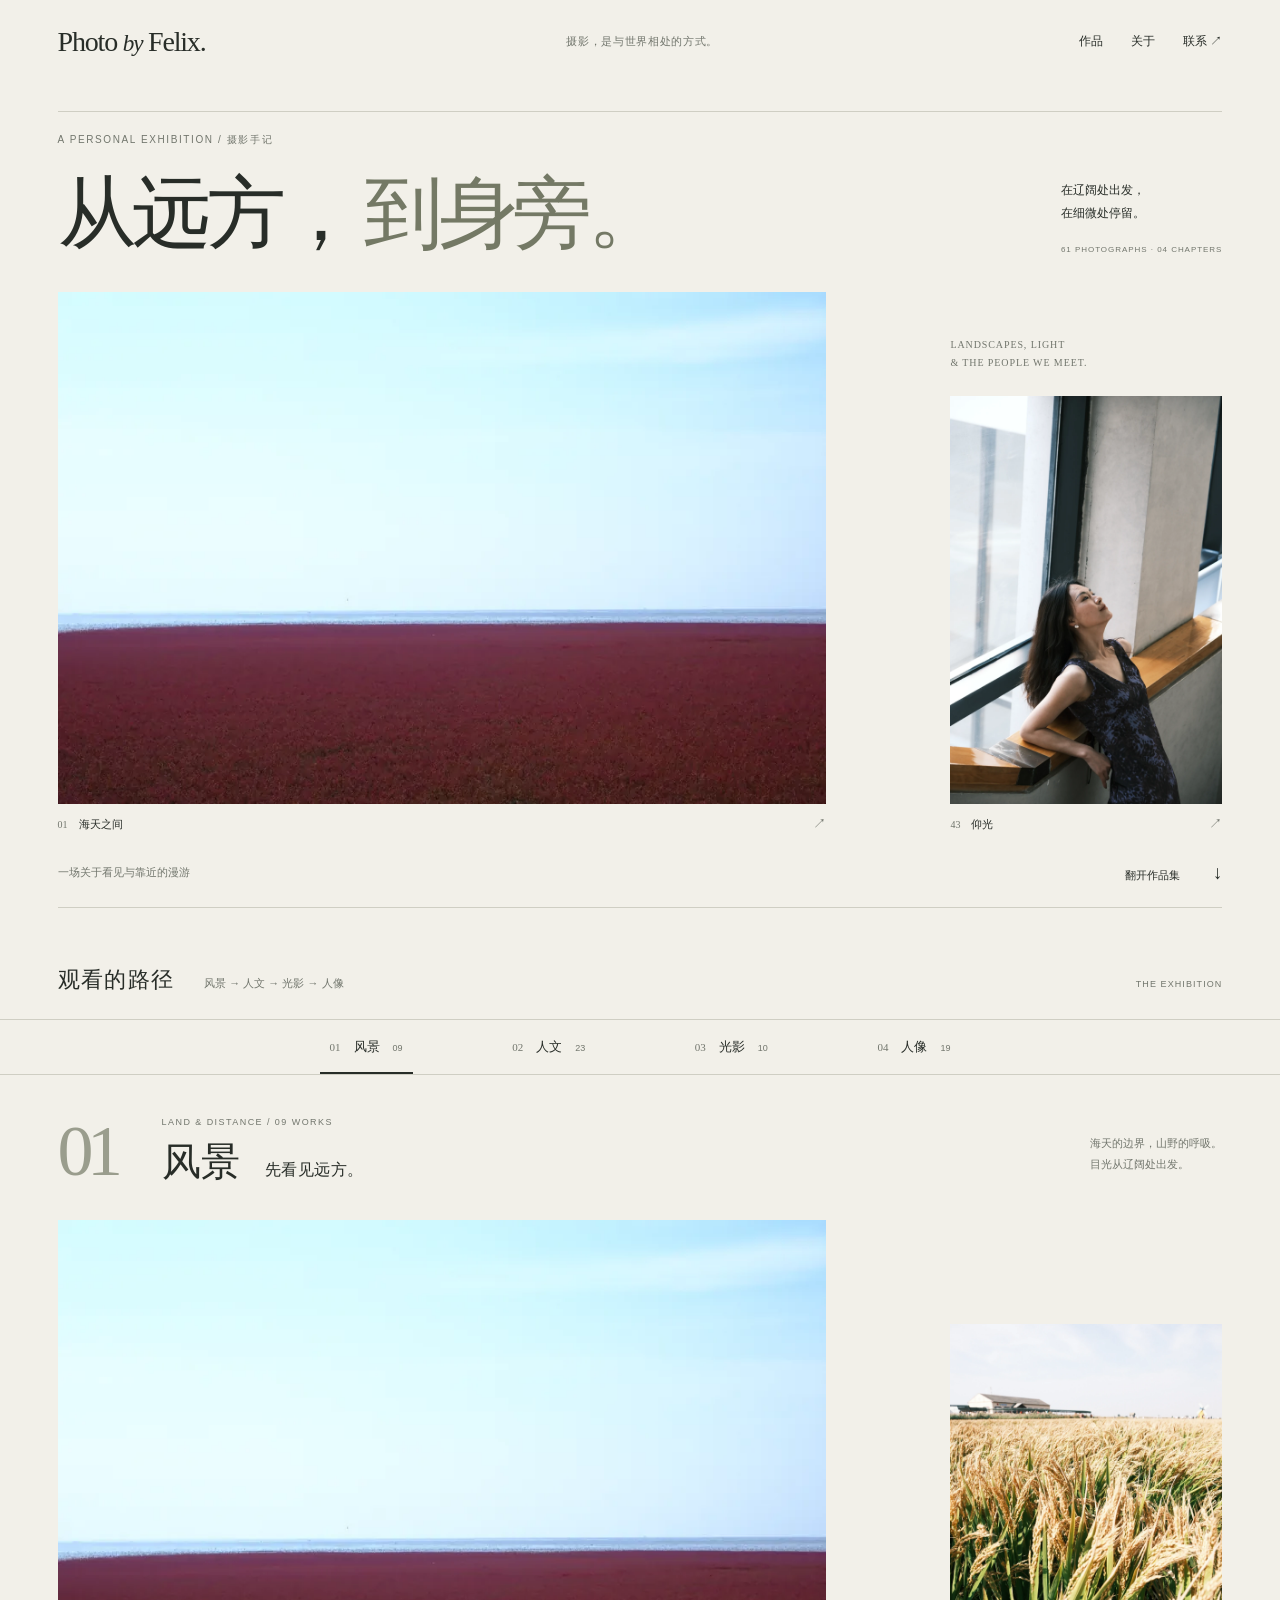
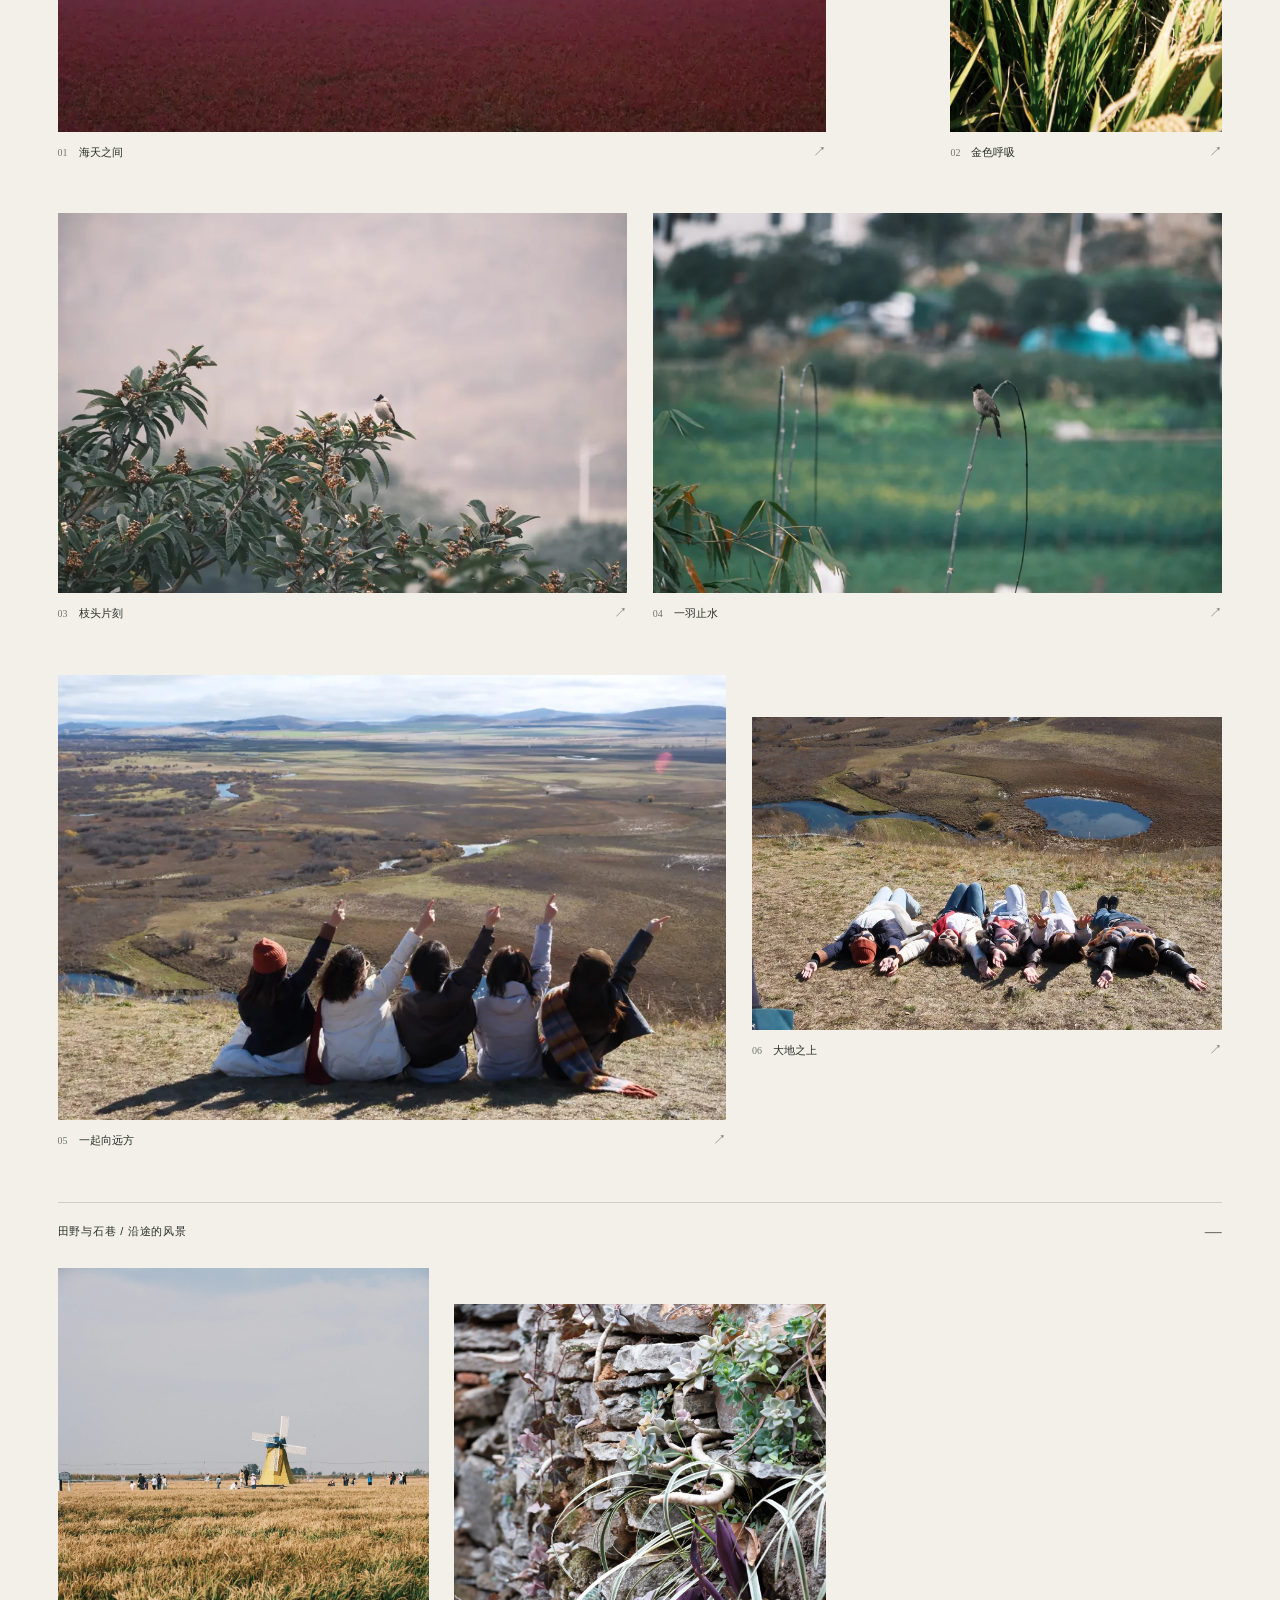
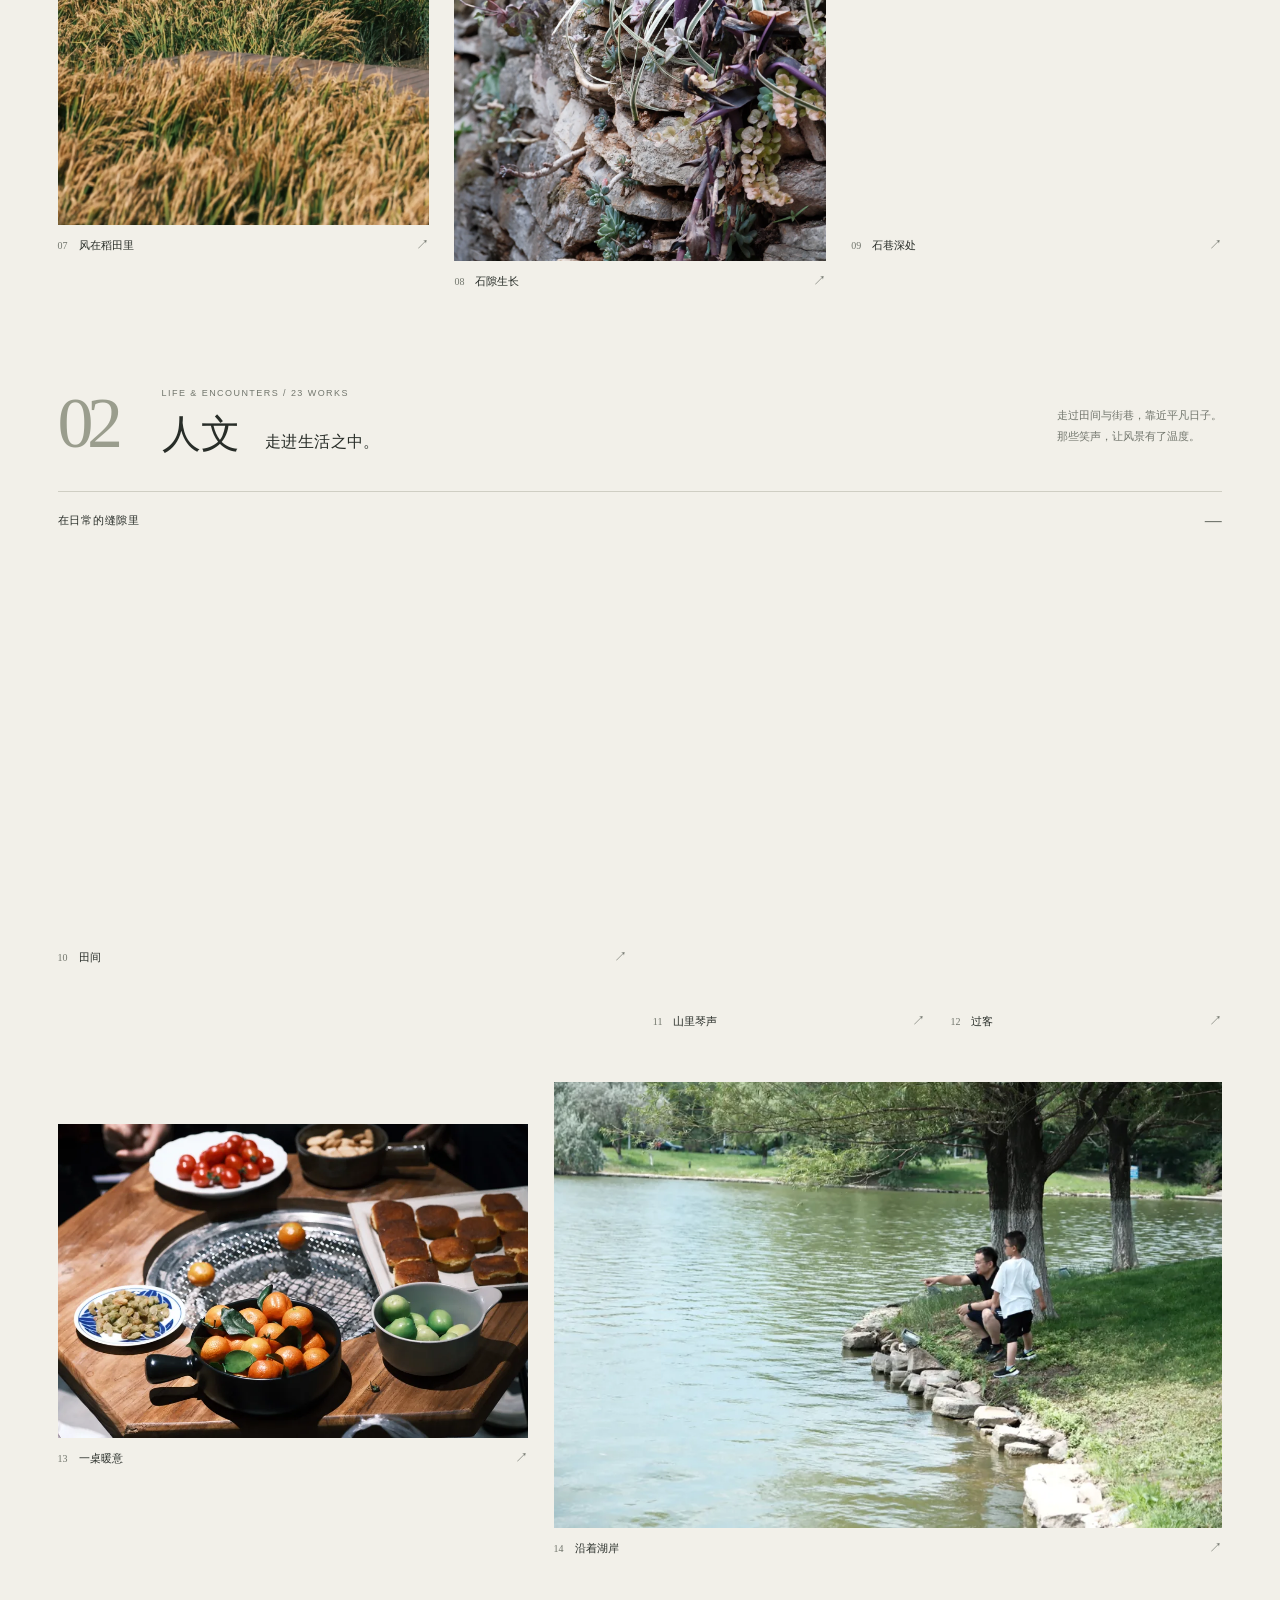
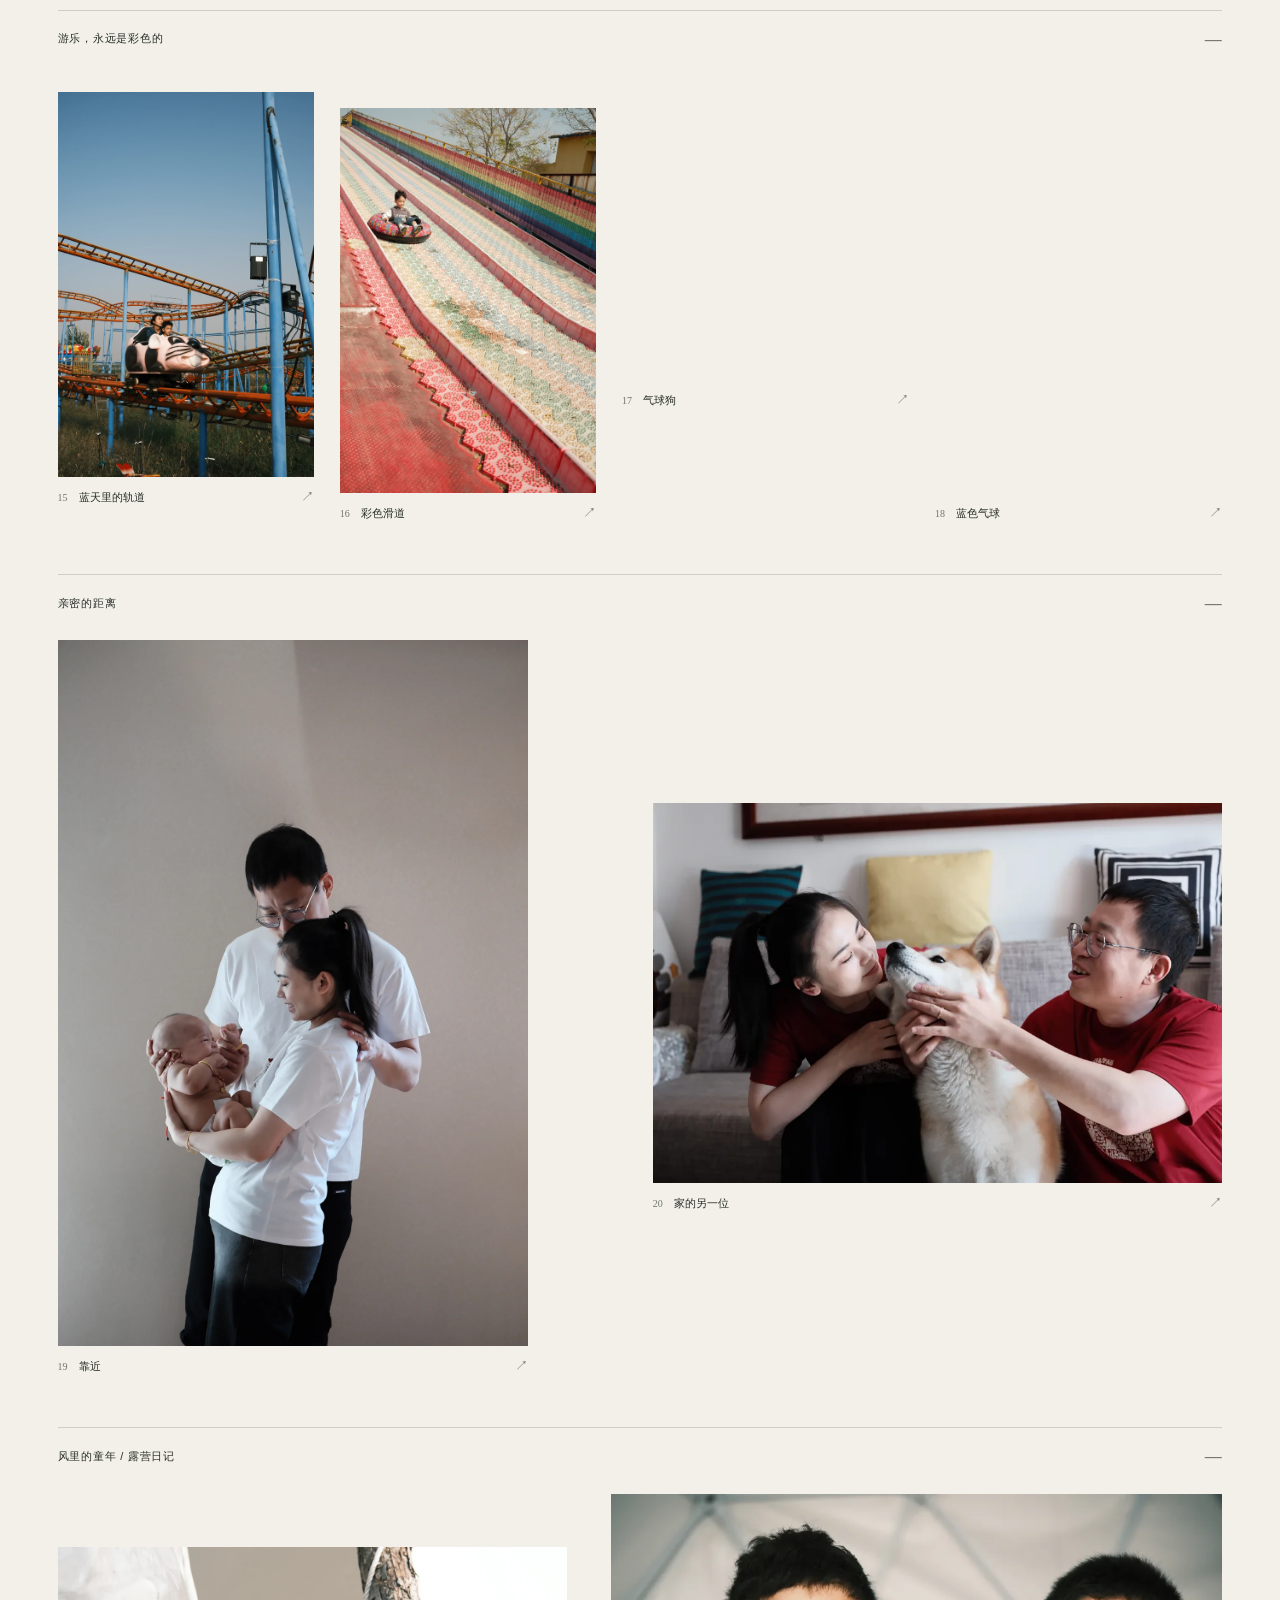
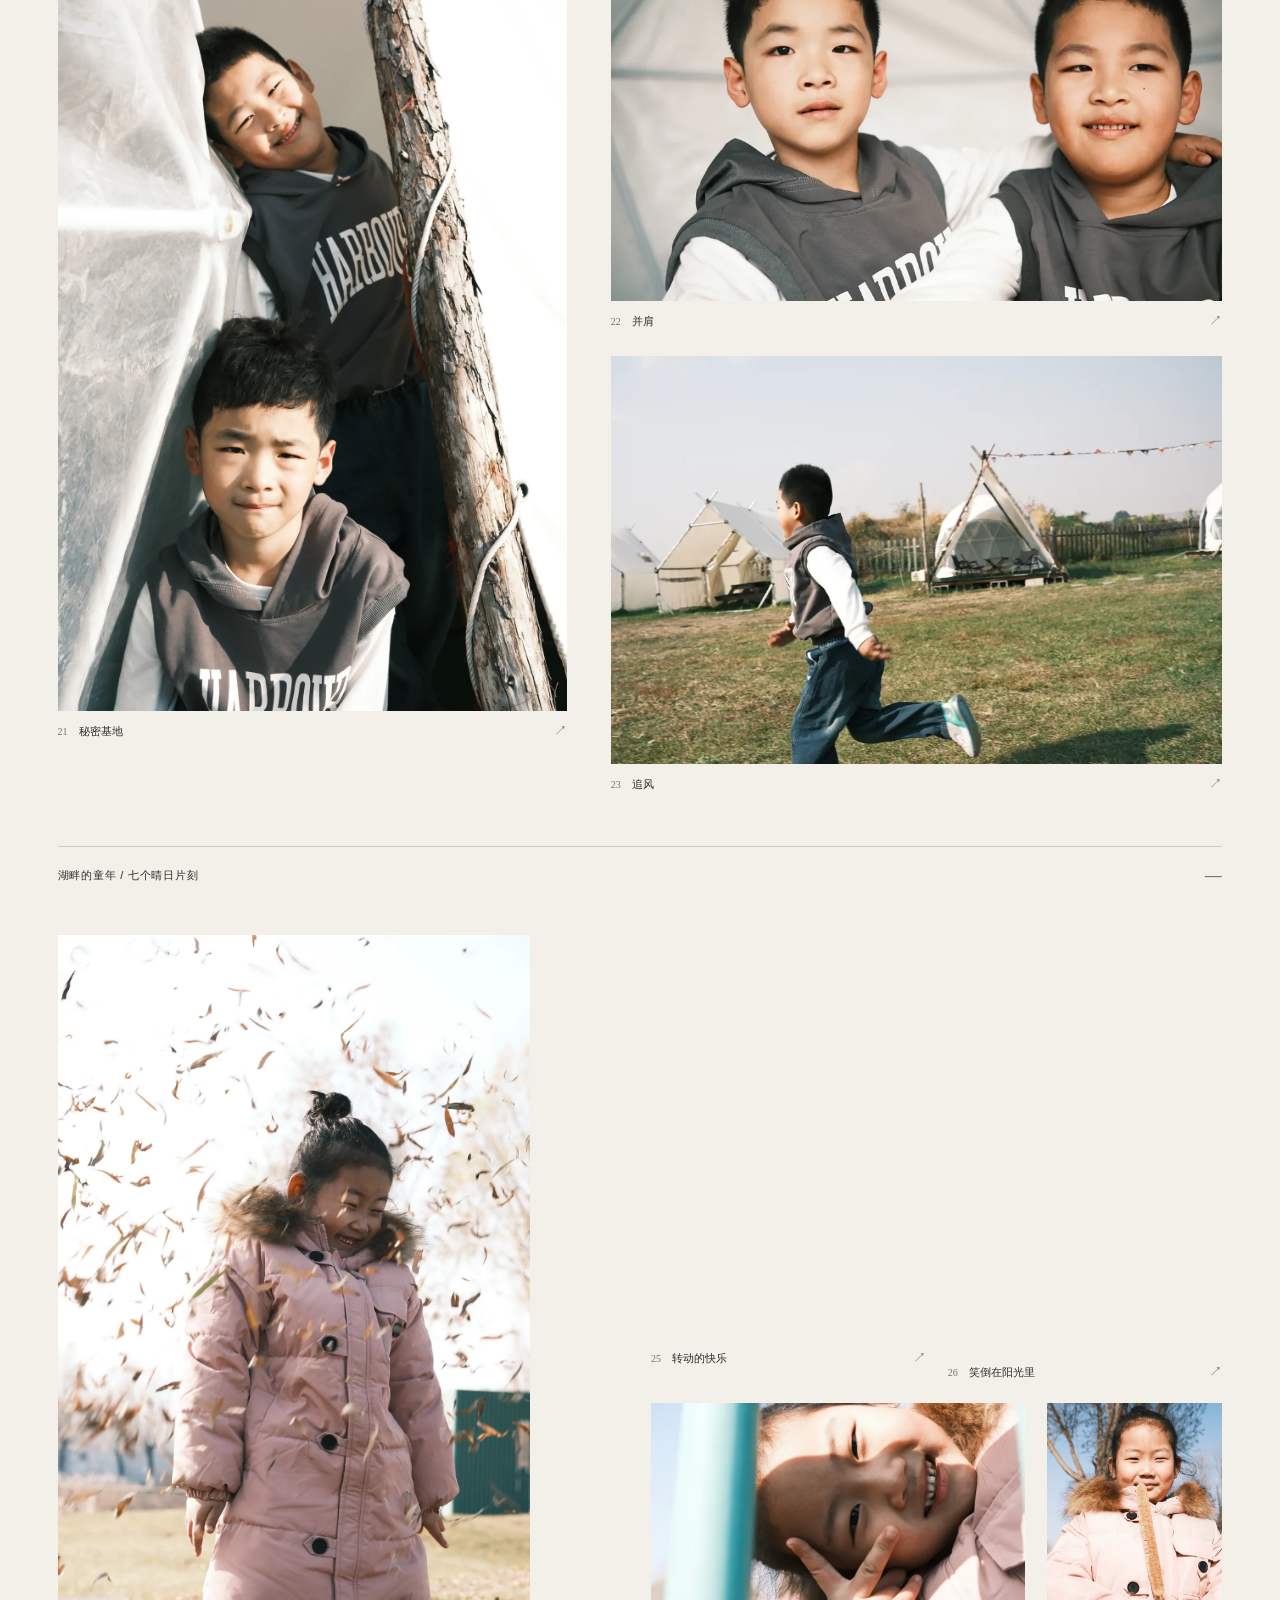
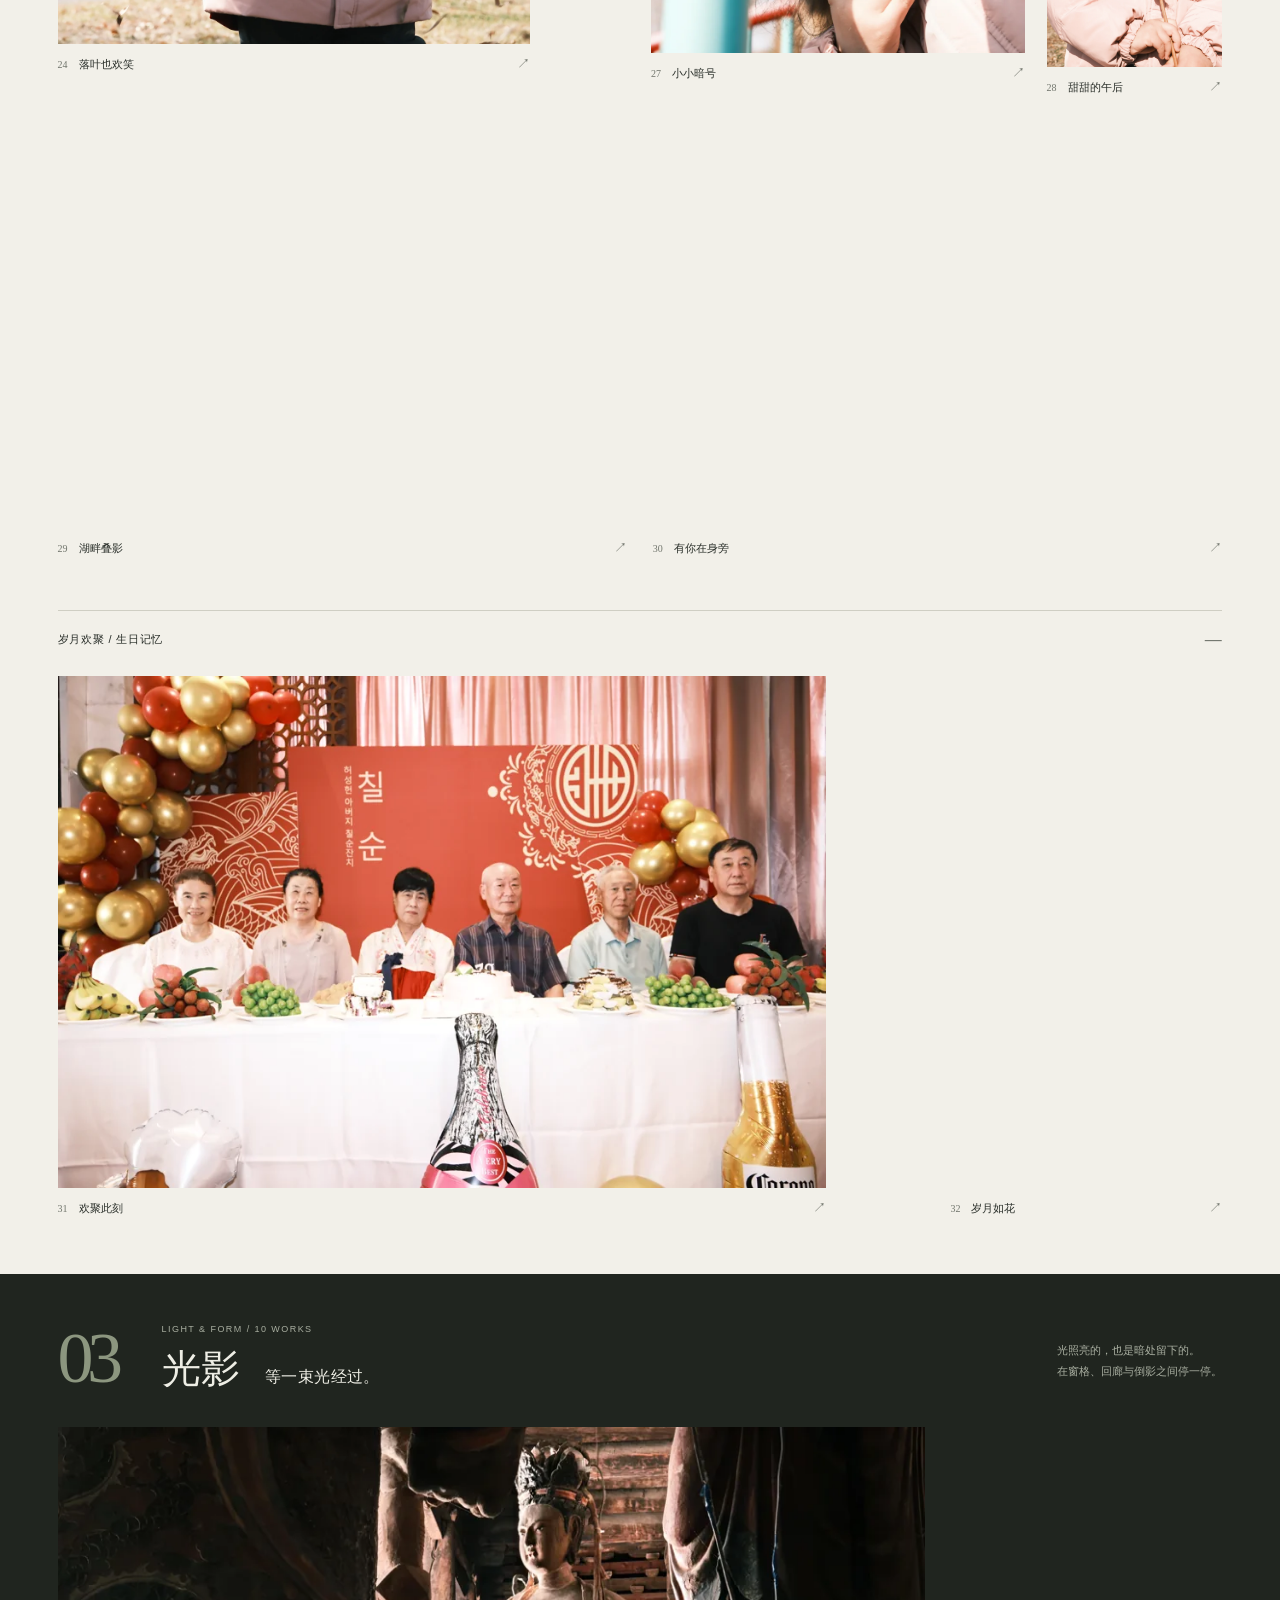
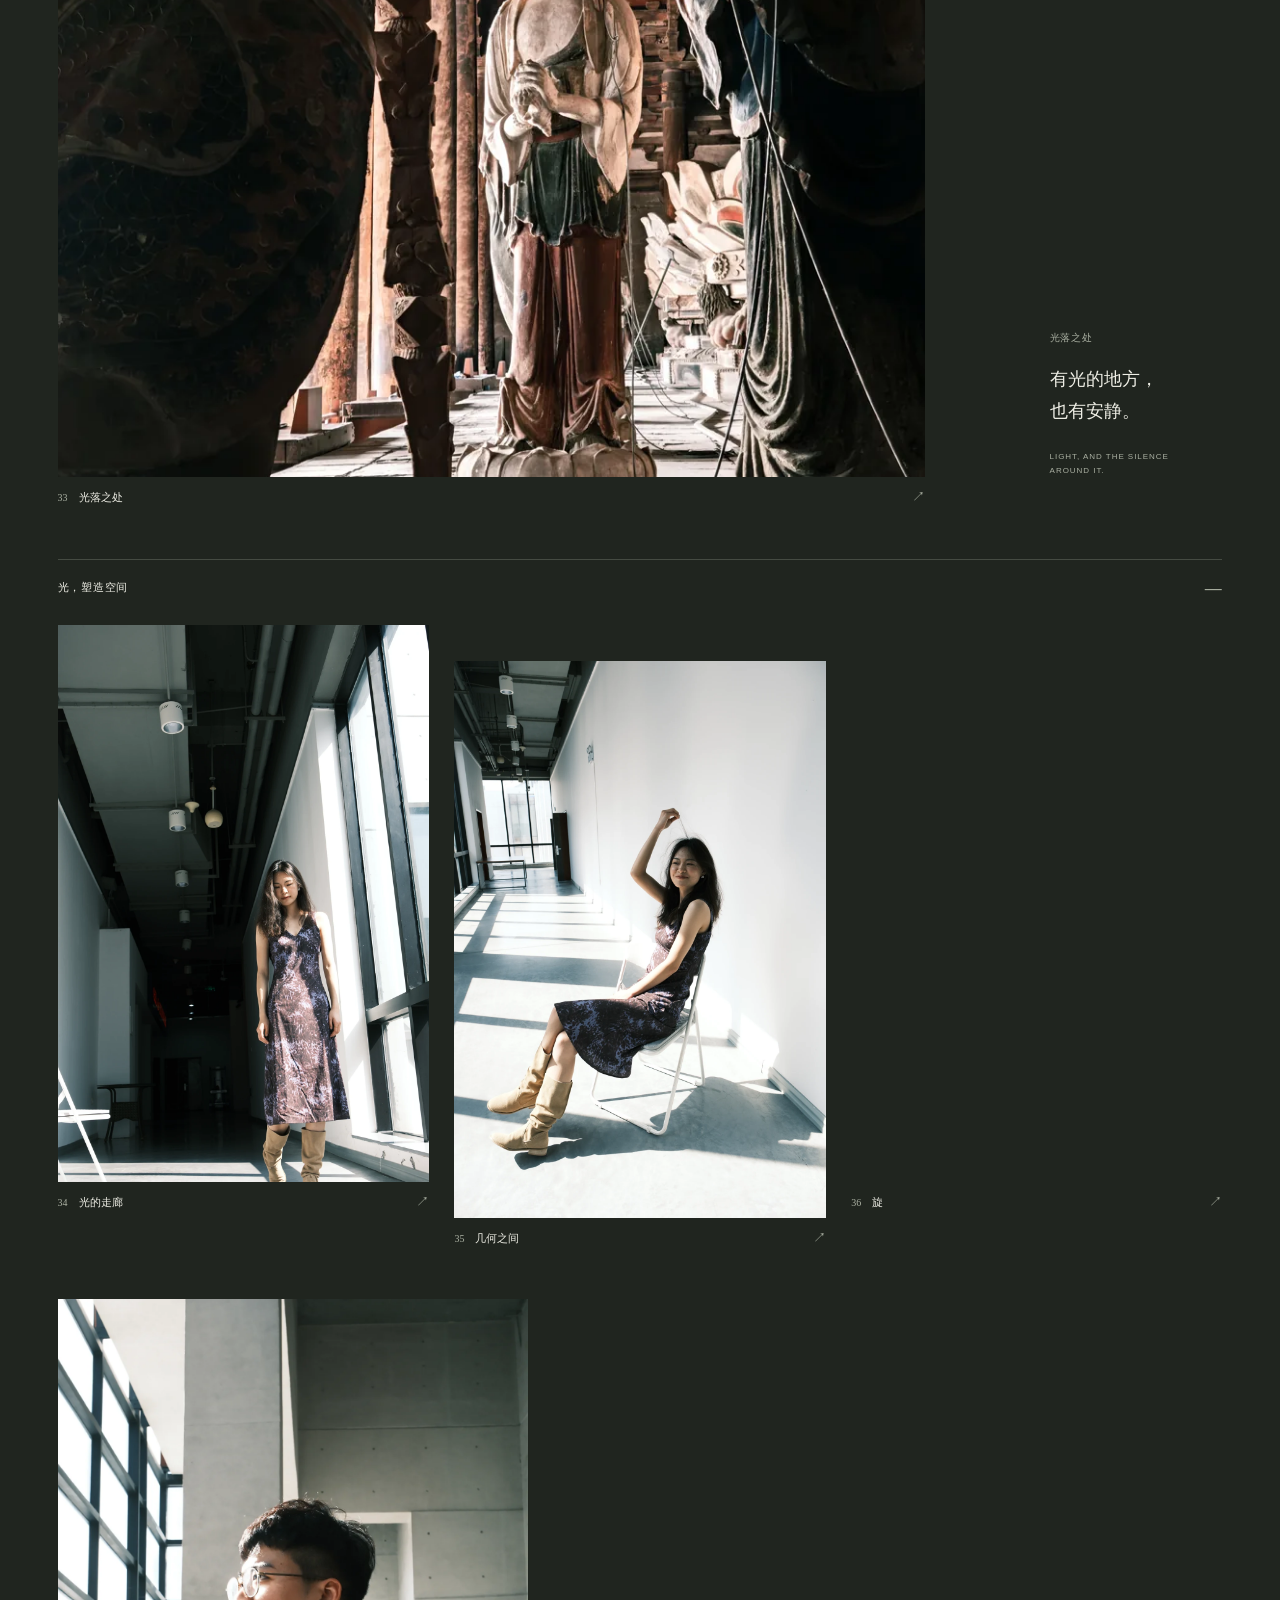
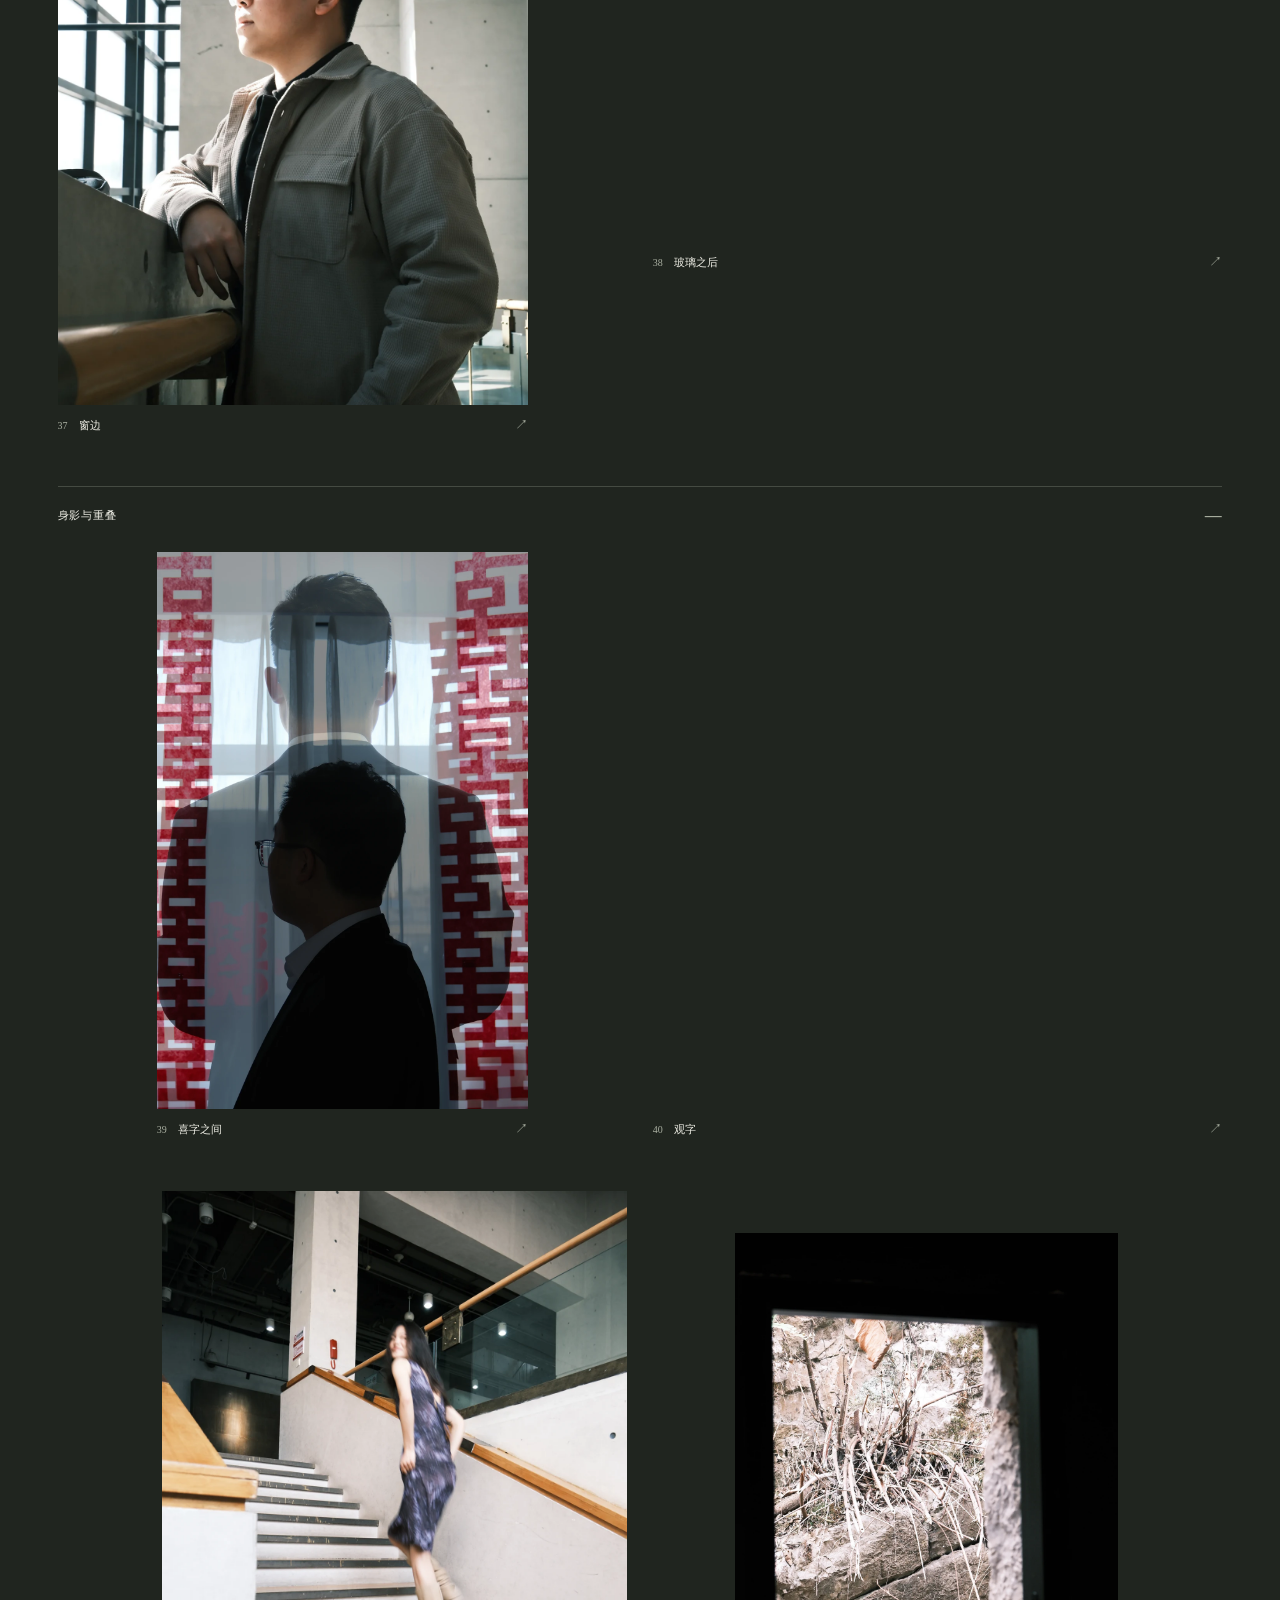
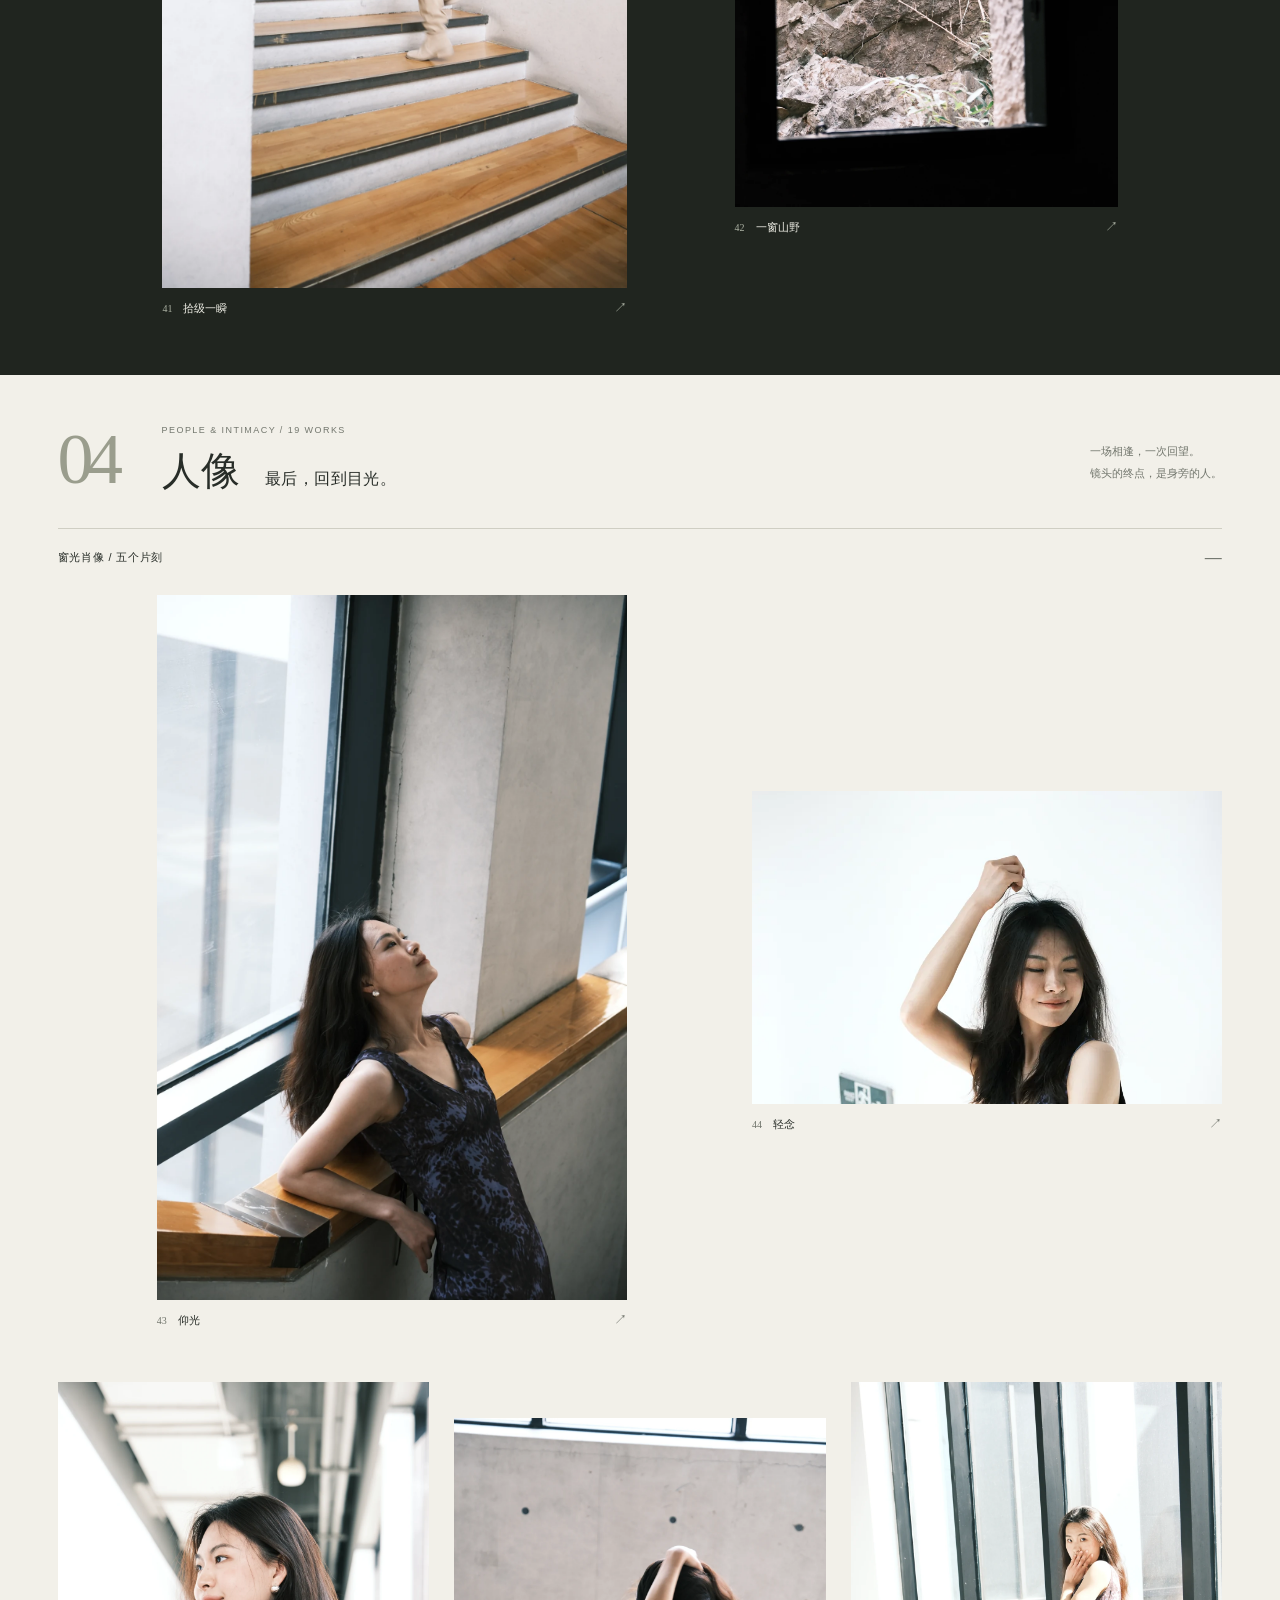
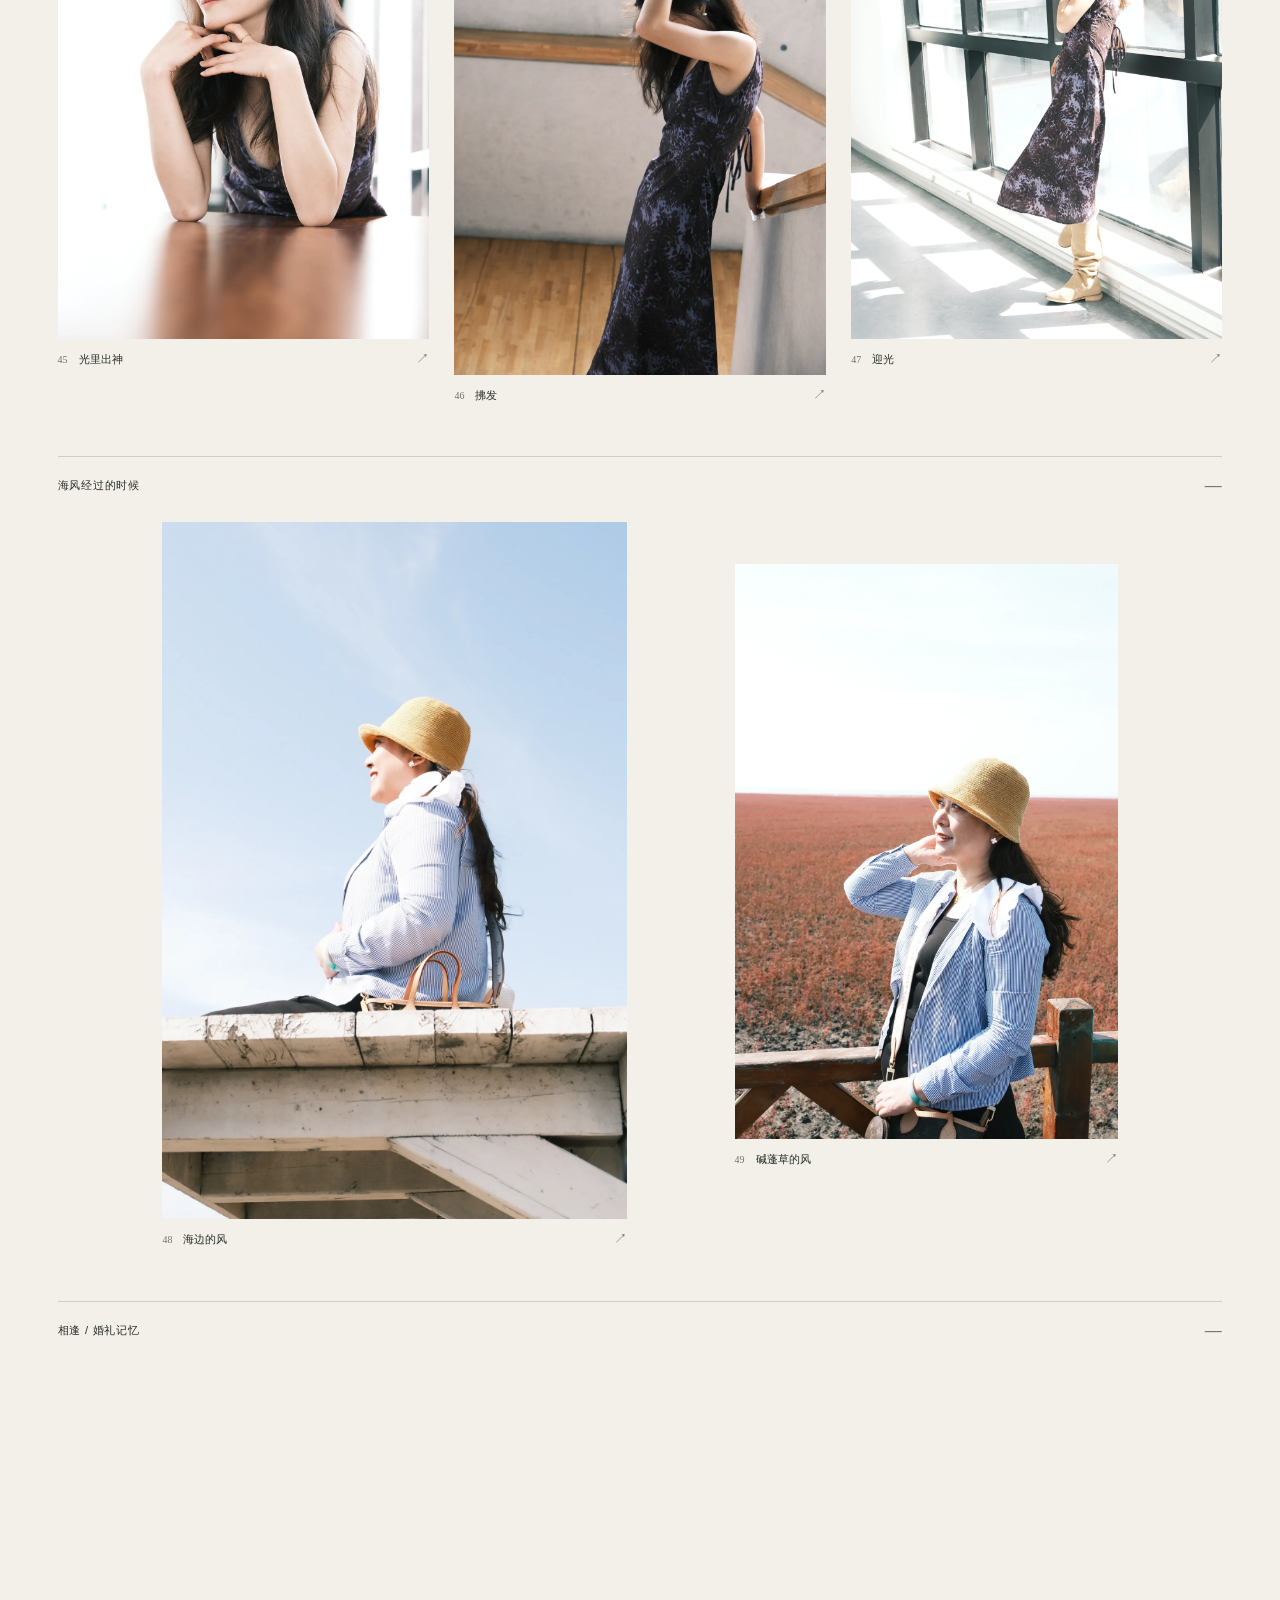
<file: window-light/index.html>
<!doctype html>
<html lang="zh-CN">
<head>
<meta charset="utf-8"><meta name="viewport" content="width=device-width,initial-scale=1">
<title>Photo by Felix — 从远方，到身旁</title>
<meta name="description" content="Felix 的个人摄影展：61 幅作品，沿着风景、人文、光影与人像，从远方走到身旁。拍摄与合作：liufei109@163.com。">
<meta name="theme-color" content="#f2f0e9">
<link rel="icon" type="image/svg+xml" href="data:image/svg+xml,%3Csvg xmlns='http://www.w3.org/2000/svg' viewBox='0 0 64 64'%3E%3Crect width='64' height='64' fill='%23282d28'/%3E%3Cpath d='M18 47V17h28v6H25v7h16v6H25v11' fill='%23f2f0e9'/%3E%3C/svg%3E">
<link rel="stylesheet" href="styles.css?v=20260925-landscapes">
</head>
<body>
<a class="skip" href="#works">跳到作品</a><div class="reading-progress" aria-hidden="true"></div>
<header class="site-header"><a class="brand" href="#top">Photo <em>by</em> Felix.</a><p class="masthead-note">摄影，是与世界相处的方式。</p><nav aria-label="主导航"><a href="#works">作品</a><a href="#about">关于</a><a href="#contact">联系 ↗</a></nav></header>
<main id="top">
<section class="cover" aria-labelledby="site-title">
<div class="cover-heading"><div><p class="kicker">A personal exhibition / 摄影手记</p><h1 id="site-title">从远方，<em>到身旁。</em></h1></div><p class="cover-note">在辽阔处出发，<br>在细微处停留。<span>61 PHOTOGRAPHS · 04 CHAPTERS</span></p></div>
<div class="cover-images"><figure class="cover-card horizontal" id="cover-01">
<a class="photo-link" data-photo="01" href="images/01-1800.webp" aria-label="查看作品：海天之间"><img src="images/01-1800.webp" srcset="images/01-900.webp 900w, images/01-1800.webp 1800w" sizes="(max-width: 600px) 92vw, (max-width: 1000px) 65vw, 850px" width="7728" height="5152" alt="酒红色滩涂、蓝色海平线与大面积淡蓝天空。" fetchpriority="high" decoding="async"></a>
<figcaption><span class="work-index">01</span><span>海天之间</span><span class="view-mark" aria-hidden="true">↗</span></figcaption></figure><div class="cover-aside"><p class="cover-side-note">LANDSCAPES, LIGHT<br>& THE PEOPLE WE MEET.</p><figure class="cover-card vertical" id="cover-23">
<a class="photo-link" data-photo="23" href="images/23-window-1800.webp" aria-label="查看作品：仰光"><img src="images/23-window-1800.webp" srcset="images/23-window-900.webp 600w, images/23-window-1800.webp 1200w" sizes="(max-width: 600px) 92vw, (max-width: 1000px) 65vw, 850px" width="5152" height="7728" alt="女子倚在窗边的木扶手上仰望，明亮高窗、水泥墙与斜向线条围出安静的留白。" fetchpriority="high" decoding="async"></a>
<figcaption><span class="work-index">43</span><span>仰光</span><span class="view-mark" aria-hidden="true">↗</span></figcaption></figure></div></div>
<div class="cover-footer"><span>一场关于看见与靠近的漫游</span><a href="#works">翻开作品集 <span aria-hidden="true">↓</span></a></div>
</section>
<section class="works" id="works" aria-labelledby="works-title">
<div class="exhibition-heading"><h2 id="works-title">观看的路径</h2><p>风景 → 人文 → 光影 → 人像</p><span>THE EXHIBITION</span></div>
<nav class="chapter-nav" aria-label="展览章节"><a href="#landscape"><span>01</span>风景<small>09</small></a>
<a href="#human"><span>02</span>人文<small>23</small></a>
<a href="#light"><span>03</span>光影<small>10</small></a>
<a href="#portrait"><span>04</span>人像<small>19</small></a></nav>
<div id="gallery"><section class="exhibition-chapter " id="landscape" aria-labelledby="heading-landscape"><div class="chapter-inner">
<header class="chapter-heading"><div class="chapter-number" aria-hidden="true">01</div><div class="chapter-title"><p class="kicker">Land &amp; distance / 09 works</p><h3 id="heading-landscape">风景<span>先看见远方。</span></h3></div><p class="chapter-intro">海天的边界，山野的呼吸。<br>目光从辽阔处出发。</p></header>
<div class="spread horizon" data-spread="landscape-1">
<figure class="work-card horizontal" id="work-01">
<a class="photo-link" data-photo="01" href="images/01-1800.webp" aria-label="查看作品：海天之间"><img src="images/01-900.webp" srcset="images/01-900.webp 900w, images/01-1800.webp 1800w" sizes="(max-width: 600px) 92vw, (max-width: 1000px) 65vw, 850px" width="7728" height="5152" alt="酒红色滩涂、蓝色海平线与大面积淡蓝天空。" loading="lazy" decoding="async"></a>
<figcaption><span class="work-index">01</span><span>海天之间</span><span class="view-mark" aria-hidden="true">↗</span></figcaption></figure>
<figure class="work-card vertical" id="work-25">
<a class="photo-link" data-photo="25" href="images/25-exhibit-1800.webp" aria-label="查看作品：金色呼吸"><img src="images/25-exhibit-900.webp" srcset="images/25-exhibit-900.webp 600w, images/25-exhibit-1800.webp 1200w" sizes="(max-width: 600px) 92vw, (max-width: 1000px) 65vw, 850px" width="5152" height="7728" alt="阳光穿过金色稻穗，近景的稻叶向天空伸展。" loading="lazy" decoding="async"></a>
<figcaption><span class="work-index">02</span><span>金色呼吸</span><span class="view-mark" aria-hidden="true">↗</span></figcaption></figure>
</div>
<div class="spread diptych" data-spread="landscape-2">
<figure class="work-card horizontal" id="work-04">
<a class="photo-link" data-photo="04" href="images/04-1800.webp" aria-label="查看作品：枝头片刻"><img src="images/04-900.webp" srcset="images/04-900.webp 900w, images/04-1800.webp 1800w" sizes="(max-width: 600px) 92vw, (max-width: 1000px) 65vw, 850px" width="3840" height="2560" alt="小鸟立于深绿色枝头，背后为柔和灰粉色山景散景。" loading="lazy" decoding="async"></a>
<figcaption><span class="work-index">03</span><span>枝头片刻</span><span class="view-mark" aria-hidden="true">↗</span></figcaption></figure>
<figure class="work-card horizontal" id="work-27">
<a class="photo-link" data-photo="27" href="images/27-exhibit-1800.webp" aria-label="查看作品：一羽止水"><img src="images/27-exhibit-900.webp" srcset="images/27-exhibit-900.webp 900w, images/27-exhibit-1800.webp 1800w" sizes="(max-width: 600px) 92vw, (max-width: 1000px) 65vw, 850px" width="3840" height="2560" alt="水鸟停在细长枝头，倒影与岸边的绿色融为一体。" loading="lazy" decoding="async"></a>
<figcaption><span class="work-index">04</span><span>一羽止水</span><span class="view-mark" aria-hidden="true">↗</span></figcaption></figure>
</div>
<div class="spread dialogue" data-spread="landscape-3">
<figure class="work-card horizontal" id="work-06">
<a class="photo-link" data-photo="06" href="images/06-1800.webp" aria-label="查看作品：一起向远方"><img src="images/06-900.webp" srcset="images/06-900.webp 900w, images/06-1800.webp 1800w" sizes="(max-width: 600px) 92vw, (max-width: 1000px) 65vw, 850px" width="3840" height="2560" alt="五位朋友在草坡上并肩坐着，举手指向开阔的河谷与远山。" loading="lazy" decoding="async"></a>
<figcaption><span class="work-index">05</span><span>一起向远方</span><span class="view-mark" aria-hidden="true">↗</span></figcaption></figure>
<figure class="work-card horizontal" id="work-28">
<a class="photo-link" data-photo="28" href="images/28-exhibit-1800.webp" aria-label="查看作品：大地之上"><img src="images/28-exhibit-900.webp" srcset="images/28-exhibit-900.webp 900w, images/28-exhibit-1800.webp 1800w" sizes="(max-width: 600px) 92vw, (max-width: 1000px) 65vw, 850px" width="3840" height="2560" alt="朋友们躺在高处的草地上，远处的小湖嵌在起伏山野之间。" loading="lazy" decoding="async"></a>
<figcaption><span class="work-index">06</span><span>大地之上</span><span class="view-mark" aria-hidden="true">↗</span></figcaption></figure>
</div>
<h4 class="series-label" id="fields-and-lanes"><span>田野与石巷 / 沿途的风景</span><span aria-hidden="true">—</span></h4>
<div class="spread triptych" data-spread="landscape-4">
<figure class="work-card vertical" id="work-69">
<a class="photo-link" data-photo="69" href="images/69-landscape-1800.webp" aria-label="查看作品：风在稻田里"><img src="images/69-landscape-900.webp" srcset="images/69-landscape-900.webp 600w, images/69-landscape-1800.webp 1200w" sizes="(max-width: 600px) 92vw, (max-width: 1000px) 65vw, 850px" width="5152" height="7728" alt="金色稻田向远处铺开，黄色风车立在天际，游人的身影散落其间。" loading="lazy" decoding="async"></a>
<figcaption><span class="work-index">07</span><span>风在稻田里</span><span class="view-mark" aria-hidden="true">↗</span></figcaption></figure>
<figure class="work-card vertical" id="work-70">
<a class="photo-link" data-photo="70" href="images/70-landscape-1800.webp" aria-label="查看作品：石隙生长"><img src="images/70-landscape-900.webp" srcset="images/70-landscape-900.webp 600w, images/70-landscape-1800.webp 1200w" sizes="(max-width: 600px) 92vw, (max-width: 1000px) 65vw, 850px" width="2560" height="3840" alt="灰色石墙的缝隙里，绿叶、紫叶与多肉植物交错生长。" loading="lazy" decoding="async"></a>
<figcaption><span class="work-index">08</span><span>石隙生长</span><span class="view-mark" aria-hidden="true">↗</span></figcaption></figure>
<figure class="work-card vertical" id="work-71">
<a class="photo-link" data-photo="71" href="images/71-landscape-1800.webp" aria-label="查看作品：石巷深处"><img src="images/71-landscape-900.webp" srcset="images/71-landscape-900.webp 600w, images/71-landscape-1800.webp 1200w" sizes="(max-width: 600px) 92vw, (max-width: 1000px) 65vw, 850px" width="2560" height="3840" alt="木门与石墙围成层层庭院，一条小路穿过绿意，通向门后的日常。" loading="lazy" decoding="async"></a>
<figcaption><span class="work-index">09</span><span>石巷深处</span><span class="view-mark" aria-hidden="true">↗</span></figcaption></figure>
</div>
</div></section>
<section class="exhibition-chapter " id="human" aria-labelledby="heading-human"><div class="chapter-inner">
<header class="chapter-heading"><div class="chapter-number" aria-hidden="true">02</div><div class="chapter-title"><p class="kicker">Life &amp; encounters / 23 works</p><h3 id="heading-human">人文<span>走进生活之中。</span></h3></div><p class="chapter-intro">走过田间与街巷，靠近平凡日子。<br>那些笑声，让风景有了温度。</p></header>
<h4 class="series-label"><span>在日常的缝隙里</span><span aria-hidden="true">—</span></h4>
<div class="spread fieldnotes" data-spread="human-1">
<figure class="work-card horizontal" id="work-17">
<a class="photo-link" data-photo="17" href="images/17-1800.webp" aria-label="查看作品：田间"><img src="images/17-900.webp" srcset="images/17-900.webp 900w, images/17-1800.webp 1800w" sizes="(max-width: 600px) 92vw, (max-width: 1000px) 65vw, 850px" width="3840" height="2560" alt="戴紫色毛线帽的长者在蔬菜田里采菜，另一位劳作者在后景。" loading="lazy" decoding="async"></a>
<figcaption><span class="work-index">10</span><span>田间</span><span class="view-mark" aria-hidden="true">↗</span></figcaption></figure>
<figure class="work-card vertical" id="work-29">
<a class="photo-link" data-photo="29" href="images/29-exhibit-1800.webp" aria-label="查看作品：山里琴声"><img src="images/29-exhibit-900.webp" srcset="images/29-exhibit-900.webp 600w, images/29-exhibit-1800.webp 1200w" sizes="(max-width: 600px) 92vw, (max-width: 1000px) 65vw, 850px" width="2560" height="3840" alt="身着传统服饰的演奏者抱着乐器，目光望向画面之外。" loading="lazy" decoding="async"></a>
<figcaption><span class="work-index">11</span><span>山里琴声</span><span class="view-mark" aria-hidden="true">↗</span></figcaption></figure>
<figure class="work-card horizontal" id="work-30">
<a class="photo-link" data-photo="30" href="images/30-exhibit-1800.webp" aria-label="查看作品：过客"><img src="images/30-exhibit-900.webp" srcset="images/30-exhibit-900.webp 900w, images/30-exhibit-1800.webp 1800w" sizes="(max-width: 600px) 92vw, (max-width: 1000px) 65vw, 850px" width="3840" height="2560" alt="一只黄狗从石墙前走过，身体的暖色穿过灰色街道。" loading="lazy" decoding="async"></a>
<figcaption><span class="work-index">12</span><span>过客</span><span class="view-mark" aria-hidden="true">↗</span></figcaption></figure>
</div>
<div class="spread dialogue reverse" data-spread="human-2">
<figure class="work-card horizontal" id="work-18">
<a class="photo-link" data-photo="18" href="images/18-1800.webp" aria-label="查看作品：一桌暖意"><img src="images/18-900.webp" srcset="images/18-900.webp 900w, images/18-1800.webp 1800w" sizes="(max-width: 600px) 92vw, (max-width: 1000px) 65vw, 850px" width="3840" height="2560" alt="木桌上的柑橘、青果、番茄与糕点围绕金属烤盘。" loading="lazy" decoding="async"></a>
<figcaption><span class="work-index">13</span><span>一桌暖意</span><span class="view-mark" aria-hidden="true">↗</span></figcaption></figure>
<figure class="work-card horizontal" id="work-12">
<a class="photo-link" data-photo="12" href="images/12-1800.webp" aria-label="查看作品：沿着湖岸"><img src="images/12-900.webp" srcset="images/12-900.webp 900w, images/12-1800.webp 1800w" sizes="(max-width: 600px) 92vw, (max-width: 1000px) 65vw, 850px" width="3840" height="2560" alt="树荫下，一位大人蹲在孩子身边指向湖面，石岸弯向前景。" loading="lazy" decoding="async"></a>
<figcaption><span class="work-index">14</span><span>沿着湖岸</span><span class="view-mark" aria-hidden="true">↗</span></figcaption></figure>
</div>
<h4 class="series-label"><span>游乐，永远是彩色的</span><span aria-hidden="true">—</span></h4>
<div class="spread play" data-spread="human-3">
<figure class="work-card vertical" id="work-14">
<a class="photo-link" data-photo="14" href="images/14-1800.webp" aria-label="查看作品：蓝天里的轨道"><img src="images/14-900.webp" srcset="images/14-900.webp 600w, images/14-1800.webp 1200w" sizes="(max-width: 600px) 92vw, (max-width: 1000px) 65vw, 850px" width="5152" height="7728" alt="母子乘坐粉色游乐车，橙色轨道和蓝色立柱交错，天空大幅留白。" loading="lazy" decoding="async"></a>
<figcaption><span class="work-index">15</span><span>蓝天里的轨道</span><span class="view-mark" aria-hidden="true">↗</span></figcaption></figure>
<figure class="work-card vertical" id="work-15">
<a class="photo-link" data-photo="15" href="images/15-1800.webp" aria-label="查看作品：彩色滑道"><img src="images/15-900.webp" srcset="images/15-900.webp 600w, images/15-1800.webp 1200w" sizes="(max-width: 600px) 92vw, (max-width: 1000px) 65vw, 850px" width="5152" height="7728" alt="孩子坐着滑圈经过彩色长滑道，重复斜线延伸出画面。" loading="lazy" decoding="async"></a>
<figcaption><span class="work-index">16</span><span>彩色滑道</span><span class="view-mark" aria-hidden="true">↗</span></figcaption></figure>
<figure class="work-card horizontal" id="work-31">
<a class="photo-link" data-photo="31" href="images/31-exhibit-1800.webp" aria-label="查看作品：气球狗"><img src="images/31-exhibit-900.webp" srcset="images/31-exhibit-900.webp 900w, images/31-exhibit-1800.webp 1800w" sizes="(max-width: 600px) 92vw, (max-width: 1000px) 65vw, 850px" width="7728" height="5152" alt="女孩举着黄色气球造型，在户外阳光里微笑。" loading="lazy" decoding="async"></a>
<figcaption><span class="work-index">17</span><span>气球狗</span><span class="view-mark" aria-hidden="true">↗</span></figcaption></figure>
<figure class="work-card horizontal" id="work-16">
<a class="photo-link" data-photo="16" href="images/16-1800.webp" aria-label="查看作品：蓝色气球"><img src="images/16-900.webp" srcset="images/16-900.webp 900w, images/16-1800.webp 1800w" sizes="(max-width: 600px) 92vw, (max-width: 1000px) 65vw, 850px" width="7728" height="5152" alt="蓝色气球小熊在天空前，远处白色帐篷和彩旗虚化。" loading="lazy" decoding="async"></a>
<figcaption><span class="work-index">18</span><span>蓝色气球</span><span class="view-mark" aria-hidden="true">↗</span></figcaption></figure>
</div>
<h4 class="series-label"><span>亲密的距离</span><span aria-hidden="true">—</span></h4>
<div class="spread portrait-pair" data-spread="human-4">
<figure class="work-card vertical" id="work-11">
<a class="photo-link" data-photo="11" href="images/11-1800.webp" aria-label="查看作品：靠近"><img src="images/11-900.webp" srcset="images/11-900.webp 600w, images/11-1800.webp 1200w" sizes="(max-width: 600px) 92vw, (max-width: 1000px) 65vw, 850px" width="2560" height="3840" alt="柔和窗光下，穿白衫的父母一起抱着婴儿，暖灰墙面留出安静空间。" loading="lazy" decoding="async"></a>
<figcaption><span class="work-index">19</span><span>靠近</span><span class="view-mark" aria-hidden="true">↗</span></figcaption></figure>
<figure class="work-card horizontal" id="work-13">
<a class="photo-link" data-photo="13" href="images/13-1800.webp" aria-label="查看作品：家的另一位"><img src="images/13-900.webp" srcset="images/13-900.webp 900w, images/13-1800.webp 1800w" sizes="(max-width: 600px) 92vw, (max-width: 1000px) 65vw, 850px" width="3840" height="2560" alt="沙发上，两位穿红衫的大人笑着抚摸一只狗。" loading="lazy" decoding="async"></a>
<figcaption><span class="work-index">20</span><span>家的另一位</span><span class="view-mark" aria-hidden="true">↗</span></figcaption></figure>
</div>
<h4 class="series-label" id="childhood"><span>风里的童年 / 露营日记</span><span aria-hidden="true">—</span></h4>
<div class="spread stack" data-spread="human-5">
<figure class="work-card vertical" id="work-49">
<a class="photo-link" data-photo="49" href="images/49-stories-1800.webp" aria-label="查看作品：秘密基地"><img src="images/49-stories-900.webp" srcset="images/49-stories-900.webp 600w, images/49-stories-1800.webp 1200w" sizes="(max-width: 600px) 92vw, (max-width: 1000px) 65vw, 850px" width="5152" height="7728" alt="孩子们从帐篷与树干之间探出脸，阳光照亮笑容。" loading="lazy" decoding="async"></a>
<figcaption><span class="work-index">21</span><span>秘密基地</span><span class="view-mark" aria-hidden="true">↗</span></figcaption></figure>
<figure class="work-card horizontal" id="work-48">
<a class="photo-link" data-photo="48" href="images/48-stories-1800.webp" aria-label="查看作品：并肩"><img src="images/48-stories-900.webp" srcset="images/48-stories-900.webp 900w, images/48-stories-1800.webp 1800w" sizes="(max-width: 600px) 92vw, (max-width: 1000px) 65vw, 850px" width="7728" height="5152" alt="两个孩子在帐篷里靠在一起，望向镜头。" loading="lazy" decoding="async"></a>
<figcaption><span class="work-index">22</span><span>并肩</span><span class="view-mark" aria-hidden="true">↗</span></figcaption></figure>
<figure class="work-card horizontal" id="work-32">
<a class="photo-link" data-photo="32" href="images/32-exhibit-1800.webp" aria-label="查看作品：追风"><img src="images/32-exhibit-900.webp" srcset="images/32-exhibit-900.webp 900w, images/32-exhibit-1800.webp 1800w" sizes="(max-width: 600px) 92vw, (max-width: 1000px) 65vw, 850px" width="7728" height="5152" alt="孩子跑过营地草坪，帐篷和天空留在身后。" loading="lazy" decoding="async"></a>
<figcaption><span class="work-index">23</span><span>追风</span><span class="view-mark" aria-hidden="true">↗</span></figcaption></figure>
</div>
<h4 class="series-label" id="lakeside"><span>湖畔的童年 / 七个晴日片刻</span><span aria-hidden="true">—</span></h4>
<div class="spread childhood" data-spread="human-6">
<figure class="work-card vertical" id="work-61">
<a class="photo-link" data-photo="61" href="images/61-exhibit-1800.webp" aria-label="查看作品：落叶也欢笑"><img src="images/61-exhibit-900.webp" srcset="images/61-exhibit-900.webp 600w, images/61-exhibit-1800.webp 1200w" sizes="(max-width: 600px) 92vw, (max-width: 1000px) 65vw, 850px" width="5152" height="7728" alt="落叶在女孩身边飞舞，她闭起眼睛，笑着迎接这一阵秋意。" loading="lazy" decoding="async"></a>
<figcaption><span class="work-index">24</span><span>落叶也欢笑</span><span class="view-mark" aria-hidden="true">↗</span></figcaption></figure>
<figure class="work-card vertical" id="work-57">
<a class="photo-link" data-photo="57" href="images/57-exhibit-1800.webp" aria-label="查看作品：转动的快乐"><img src="images/57-exhibit-900.webp" srcset="images/57-exhibit-900.webp 600w, images/57-exhibit-1800.webp 1200w" sizes="(max-width: 600px) 92vw, (max-width: 1000px) 65vw, 850px" width="5152" height="7728" alt="女孩握着游乐设施的扶手，阳光中的笑容与流动的背景相映。" loading="lazy" decoding="async"></a>
<figcaption><span class="work-index">25</span><span>转动的快乐</span><span class="view-mark" aria-hidden="true">↗</span></figcaption></figure>
<figure class="work-card vertical" id="work-58">
<a class="photo-link" data-photo="58" href="images/58-exhibit-1800.webp" aria-label="查看作品：笑倒在阳光里"><img src="images/58-exhibit-900.webp" srcset="images/58-exhibit-900.webp 600w, images/58-exhibit-1800.webp 1200w" sizes="(max-width: 600px) 92vw, (max-width: 1000px) 65vw, 850px" width="5152" height="7728" alt="女孩躺在草地上笑着，身后的大人俯身望向镜头。" loading="lazy" decoding="async"></a>
<figcaption><span class="work-index">26</span><span>笑倒在阳光里</span><span class="view-mark" aria-hidden="true">↗</span></figcaption></figure>
<figure class="work-card horizontal" id="work-59">
<a class="photo-link" data-photo="59" href="images/59-exhibit-1800.webp" aria-label="查看作品：小小暗号"><img src="images/59-exhibit-900.webp" srcset="images/59-exhibit-900.webp 900w, images/59-exhibit-1800.webp 1800w" sizes="(max-width: 600px) 92vw, (max-width: 1000px) 65vw, 850px" width="7728" height="5152" alt="女孩在彩色栏杆旁侧头微笑，手指在脸颊前比出俏皮的手势。" loading="lazy" decoding="async"></a>
<figcaption><span class="work-index">27</span><span>小小暗号</span><span class="view-mark" aria-hidden="true">↗</span></figcaption></figure>
<figure class="work-card vertical" id="work-60">
<a class="photo-link" data-photo="60" href="images/60-exhibit-1800.webp" aria-label="查看作品：甜甜的午后"><img src="images/60-exhibit-900.webp" srcset="images/60-exhibit-900.webp 600w, images/60-exhibit-1800.webp 1200w" sizes="(max-width: 600px) 92vw, (max-width: 1000px) 65vw, 850px" width="5152" height="7728" alt="女孩捧着长条零食，粉色外套和笑脸沐浴在晴日里。" loading="lazy" decoding="async"></a>
<figcaption><span class="work-index">28</span><span>甜甜的午后</span><span class="view-mark" aria-hidden="true">↗</span></figcaption></figure>
</div>
<div class="spread diptych" data-spread="human-7">
<figure class="work-card horizontal" id="work-62">
<a class="photo-link" data-photo="62" href="images/62-exhibit-1800.webp" aria-label="查看作品：湖畔叠影"><img src="images/62-exhibit-900.webp" srcset="images/62-exhibit-900.webp 900w, images/62-exhibit-1800.webp 1800w" sizes="(max-width: 600px) 92vw, (max-width: 1000px) 65vw, 850px" width="7728" height="5152" alt="女孩的侧影、湖面与拍摄者的影子层叠在一起，留下湖畔的共同记忆。" loading="lazy" decoding="async"></a>
<figcaption><span class="work-index">29</span><span>湖畔叠影</span><span class="view-mark" aria-hidden="true">↗</span></figcaption></figure>
<figure class="work-card horizontal" id="work-63">
<a class="photo-link" data-photo="63" href="images/63-exhibit-1800.webp" aria-label="查看作品：有你在身旁"><img src="images/63-exhibit-900.webp" srcset="images/63-exhibit-900.webp 900w, images/63-exhibit-1800.webp 1800w" sizes="(max-width: 600px) 92vw, (max-width: 1000px) 65vw, 850px" width="7728" height="5152" alt="湖边长椅上，大人与女孩转过头相视而笑。" loading="lazy" decoding="async"></a>
<figcaption><span class="work-index">30</span><span>有你在身旁</span><span class="view-mark" aria-hidden="true">↗</span></figcaption></figure>
</div>
<h4 class="series-label" id="celebrations"><span>岁月欢聚 / 生日记忆</span><span aria-hidden="true">—</span></h4>
<div class="spread horizon" data-spread="human-8">
<figure class="work-card horizontal" id="work-52">
<a class="photo-link" data-photo="52" href="images/52-stories-1800.webp" aria-label="查看作品：欢聚此刻"><img src="images/52-stories-900.webp" srcset="images/52-stories-900.webp 900w, images/52-stories-1800.webp 1800w" sizes="(max-width: 600px) 92vw, (max-width: 1000px) 65vw, 850px" width="3840" height="2560" alt="生日宴上，亲友在红金色的布景前围坐合影。" loading="lazy" decoding="async"></a>
<figcaption><span class="work-index">31</span><span>欢聚此刻</span><span class="view-mark" aria-hidden="true">↗</span></figcaption></figure>
<figure class="work-card vertical" id="work-53">
<a class="photo-link" data-photo="53" href="images/53-stories-1800.webp" aria-label="查看作品：岁月如花"><img src="images/53-stories-900.webp" srcset="images/53-stories-900.webp 600w, images/53-stories-1800.webp 1200w" sizes="(max-width: 600px) 92vw, (max-width: 1000px) 65vw, 850px" width="2560" height="3840" alt="一位女士站在兰花旁微笑，白色衣裙与花朵相映。" loading="lazy" decoding="async"></a>
<figcaption><span class="work-index">32</span><span>岁月如花</span><span class="view-mark" aria-hidden="true">↗</span></figcaption></figure>
</div>
</div></section>
<section class="exhibition-chapter dark-chapter" id="light" aria-labelledby="heading-light"><div class="chapter-inner">
<header class="chapter-heading"><div class="chapter-number" aria-hidden="true">03</div><div class="chapter-title"><p class="kicker">Light &amp; form / 10 works</p><h3 id="heading-light">光影<span>等一束光经过。</span></h3></div><p class="chapter-intro">光照亮的，也是暗处留下的。<br>在窗格、回廊与倒影之间停一停。</p></header>
<div class="spread solo" data-spread="light-1">
<figure class="work-card horizontal" id="work-03">
<a class="photo-link" data-photo="03" href="images/03-1800.webp" aria-label="查看作品：光落之处"><img src="images/03-900.webp" srcset="images/03-900.webp 900w, images/03-1800.webp 1800w" sizes="(max-width: 600px) 92vw, (max-width: 1000px) 65vw, 850px" width="8036" height="6027" alt="暖侧光中的寺院造像，左右暗色雕像在近景形成天然取景框。" loading="lazy" decoding="async"></a>
<figcaption><span class="work-index">33</span><span>光落之处</span><span class="view-mark" aria-hidden="true">↗</span></figcaption></figure>
<p class="margin-note"><span>光落之处</span>有光的地方，<br>也有安静。<small>LIGHT, AND THE SILENCE<br>AROUND IT.</small></p>
</div>
<h4 class="series-label"><span>光，塑造空间</span><span aria-hidden="true">—</span></h4>
<div class="spread triptych" data-spread="light-2">
<figure class="work-card vertical" id="work-33">
<a class="photo-link" data-photo="33" href="images/33-exhibit-1800.webp" aria-label="查看作品：光的走廊"><img src="images/33-exhibit-900.webp" srcset="images/33-exhibit-900.webp 600w, images/33-exhibit-1800.webp 1200w" sizes="(max-width: 600px) 92vw, (max-width: 1000px) 65vw, 850px" width="5152" height="7728" alt="女子站在长廊窗边，明暗交界与高窗延伸出纵深。" loading="lazy" decoding="async"></a>
<figcaption><span class="work-index">34</span><span>光的走廊</span><span class="view-mark" aria-hidden="true">↗</span></figcaption></figure>
<figure class="work-card vertical" id="work-34">
<a class="photo-link" data-photo="34" href="images/34-exhibit-1800.webp" aria-label="查看作品：几何之间"><img src="images/34-exhibit-900.webp" srcset="images/34-exhibit-900.webp 600w, images/34-exhibit-1800.webp 1200w" sizes="(max-width: 600px) 92vw, (max-width: 1000px) 65vw, 850px" width="5152" height="7728" alt="女子坐在窗前的椅子上，窗格投影沿着地面铺开。" loading="lazy" decoding="async"></a>
<figcaption><span class="work-index">35</span><span>几何之间</span><span class="view-mark" aria-hidden="true">↗</span></figcaption></figure>
<figure class="work-card vertical" id="work-35">
<a class="photo-link" data-photo="35" href="images/35-exhibit-1800.webp" aria-label="查看作品：旋"><img src="images/35-exhibit-900.webp" srcset="images/35-exhibit-900.webp 600w, images/35-exhibit-1800.webp 1200w" sizes="(max-width: 600px) 92vw, (max-width: 1000px) 65vw, 850px" width="5152" height="7728" alt="女子停在弧形楼梯扶手旁，曲线与一道侧光围住身影。" loading="lazy" decoding="async"></a>
<figcaption><span class="work-index">36</span><span>旋</span><span class="view-mark" aria-hidden="true">↗</span></figcaption></figure>
</div>
<div class="spread portrait-pair" data-spread="light-3">
<figure class="work-card vertical" id="work-07">
<a class="photo-link" data-photo="07" href="images/07-1800.webp" aria-label="查看作品：窗边"><img src="images/07-900.webp" srcset="images/07-900.webp 600w, images/07-1800.webp 1200w" sizes="(max-width: 600px) 92vw, (max-width: 1000px) 65vw, 850px" width="5152" height="7728" alt="戴眼镜的男子靠在美术馆窗边，窗格和水泥墙围住侧脸。" loading="lazy" decoding="async"></a>
<figcaption><span class="work-index">37</span><span>窗边</span><span class="view-mark" aria-hidden="true">↗</span></figcaption></figure>
<figure class="work-card horizontal" id="work-36">
<a class="photo-link" data-photo="36" href="images/36-exhibit-1800.webp" aria-label="查看作品：玻璃之后"><img src="images/36-exhibit-900.webp" srcset="images/36-exhibit-900.webp 900w, images/36-exhibit-1800.webp 1800w" sizes="(max-width: 600px) 92vw, (max-width: 1000px) 65vw, 850px" width="7728" height="5152" alt="男子坐在咖啡馆窗内，玻璃反光与侧脸叠在一起。" loading="lazy" decoding="async"></a>
<figcaption><span class="work-index">38</span><span>玻璃之后</span><span class="view-mark" aria-hidden="true">↗</span></figcaption></figure>
</div>
<h4 class="series-label"><span>身影与重叠</span><span aria-hidden="true">—</span></h4>
<div class="spread portrait-pair reverse" data-spread="light-4">
<figure class="work-card vertical" id="work-47">
<a class="photo-link" data-photo="47" href="images/47-stories-1800.webp" aria-label="查看作品：喜字之间"><img src="images/47-stories-900.webp" srcset="images/47-stories-900.webp 600w, images/47-stories-1800.webp 1200w" sizes="(max-width: 600px) 92vw, (max-width: 1000px) 65vw, 850px" width="3648" height="5472" alt="窗前新郎的背影与侧影层叠，红色喜字围住婚礼前的安静时刻。" loading="lazy" decoding="async"></a>
<figcaption><span class="work-index">39</span><span>喜字之间</span><span class="view-mark" aria-hidden="true">↗</span></figcaption></figure>
<figure class="work-card horizontal" id="work-37">
<a class="photo-link" data-photo="37" href="images/37-exhibit-1800.webp" aria-label="查看作品：观字"><img src="images/37-exhibit-900.webp" srcset="images/37-exhibit-900.webp 900w, images/37-exhibit-1800.webp 1800w" sizes="(max-width: 600px) 92vw, (max-width: 1000px) 65vw, 850px" width="5472" height="3648" alt="一位观众背对镜头读着墙上的书法，身体停在画框之间。" loading="lazy" decoding="async"></a>
<figcaption><span class="work-index">40</span><span>观字</span><span class="view-mark" aria-hidden="true">↗</span></figcaption></figure>
</div>
<div class="spread vertical-duet" data-spread="light-5">
<figure class="work-card vertical" id="work-64">
<a class="photo-link" data-photo="64" href="images/64-exhibit-1800.webp" aria-label="查看作品：拾级一瞬"><img src="images/64-exhibit-900.webp" srcset="images/64-exhibit-900.webp 600w, images/64-exhibit-1800.webp 1200w" sizes="(max-width: 600px) 92vw, (max-width: 1000px) 65vw, 850px" width="5152" height="7728" alt="女子在楼梯上回身，微微模糊的身影经过扶手与台阶的几何线条。" loading="lazy" decoding="async"></a>
<figcaption><span class="work-index">41</span><span>拾级一瞬</span><span class="view-mark" aria-hidden="true">↗</span></figcaption></figure>
<figure class="work-card vertical" id="work-68">
<a class="photo-link" data-photo="68" href="images/68-exhibit-1800.webp" aria-label="查看作品：一窗山野"><img src="images/68-exhibit-900.webp" srcset="images/68-exhibit-900.webp 600w, images/68-exhibit-1800.webp 1200w" sizes="(max-width: 600px) 92vw, (max-width: 1000px) 65vw, 850px" width="2560" height="3840" alt="暗室里的窗框圈住明亮的岩壁与枝条，窗外的山野成为一幅画。" loading="lazy" decoding="async"></a>
<figcaption><span class="work-index">42</span><span>一窗山野</span><span class="view-mark" aria-hidden="true">↗</span></figcaption></figure>
</div>
</div></section>
<section class="exhibition-chapter " id="portrait" aria-labelledby="heading-portrait"><div class="chapter-inner">
<header class="chapter-heading"><div class="chapter-number" aria-hidden="true">04</div><div class="chapter-title"><p class="kicker">People &amp; intimacy / 19 works</p><h3 id="heading-portrait">人像<span>最后，回到目光。</span></h3></div><p class="chapter-intro">一场相逢，一次回望。<br>镜头的终点，是身旁的人。</p></header>
<h4 class="series-label" id="portrait-series-0"><span>窗光肖像 / 五个片刻</span><span aria-hidden="true">—</span></h4>
<div class="spread portrait-pair feature" data-spread="portrait-1">
<figure class="work-card vertical" id="work-23">
<a class="photo-link" data-photo="23" href="images/23-window-1800.webp" aria-label="查看作品：仰光"><img src="images/23-window-900.webp" srcset="images/23-window-900.webp 600w, images/23-window-1800.webp 1200w" sizes="(max-width: 600px) 92vw, (max-width: 1000px) 65vw, 850px" width="5152" height="7728" alt="女子倚在窗边的木扶手上仰望，明亮高窗、水泥墙与斜向线条围出安静的留白。" loading="lazy" decoding="async"></a>
<figcaption><span class="work-index">43</span><span>仰光</span><span class="view-mark" aria-hidden="true">↗</span></figcaption></figure>
<figure class="work-card horizontal" id="work-22">
<a class="photo-link" data-photo="22" href="images/22-window-1800.webp" aria-label="查看作品：轻念"><img src="images/22-window-900.webp" srcset="images/22-window-900.webp 900w, images/22-window-1800.webp 1800w" sizes="(max-width: 600px) 92vw, (max-width: 1000px) 65vw, 850px" width="7728" height="5152" alt="白色背景前，女子抬手轻捻发丝、垂眸微笑，画面保留开阔留白。" loading="lazy" decoding="async"></a>
<figcaption><span class="work-index">44</span><span>轻念</span><span class="view-mark" aria-hidden="true">↗</span></figcaption></figure>
</div>
<div class="spread triptych" data-spread="portrait-2">
<figure class="work-card vertical" id="work-02">
<a class="photo-link" data-photo="02" href="images/02-guangli-1800.webp" aria-label="查看作品：光里出神"><img src="images/02-guangli-900.webp" srcset="images/02-guangli-900.webp 600w, images/02-guangli-1800.webp 1200w" sizes="(max-width: 600px) 92vw, (max-width: 1000px) 65vw, 850px" width="5152" height="7728" alt="窗边自然光下，女子双手轻托下颌，侧望明亮的窗外，桌面映出柔和倒影。" loading="lazy" decoding="async"></a>
<figcaption><span class="work-index">45</span><span>光里出神</span><span class="view-mark" aria-hidden="true">↗</span></figcaption></figure>
<figure class="work-card vertical" id="work-20">
<a class="photo-link" data-photo="20" href="images/20-window-1800.webp" aria-label="查看作品：拂发"><img src="images/20-window-900.webp" srcset="images/20-window-900.webp 600w, images/20-window-1800.webp 1200w" sizes="(max-width: 600px) 92vw, (max-width: 1000px) 65vw, 850px" width="5152" height="7728" alt="女子在水泥楼梯间低头抬手拂发，木扶手与手臂形成交错的线条。" loading="lazy" decoding="async"></a>
<figcaption><span class="work-index">46</span><span>拂发</span><span class="view-mark" aria-hidden="true">↗</span></figcaption></figure>
<figure class="work-card vertical" id="work-21">
<a class="photo-link" data-photo="21" href="images/21-window-1800.webp" aria-label="查看作品：迎光"><img src="images/21-window-900.webp" srcset="images/21-window-900.webp 600w, images/21-window-1800.webp 1200w" sizes="(max-width: 600px) 92vw, (max-width: 1000px) 65vw, 850px" width="5152" height="7728" alt="女子站在高窗前，抬手轻掩唇边，窗框与地面投影交织成几何线条。" loading="lazy" decoding="async"></a>
<figcaption><span class="work-index">47</span><span>迎光</span><span class="view-mark" aria-hidden="true">↗</span></figcaption></figure>
</div>
<h4 class="series-label"><span>海风经过的时候</span><span aria-hidden="true">—</span></h4>
<div class="spread vertical-duet" data-spread="portrait-3">
<figure class="work-card vertical" id="work-05">
<a class="photo-link" data-photo="05" href="images/05-1800.webp" aria-label="查看作品：海边的风"><img src="images/05-900.webp" srcset="images/05-900.webp 600w, images/05-1800.webp 1200w" sizes="(max-width: 600px) 92vw, (max-width: 1000px) 65vw, 850px" width="3648" height="5472" alt="戴草帽的女子侧坐在白色木平台上，背后是干净的浅蓝天空。" loading="lazy" decoding="async"></a>
<figcaption><span class="work-index">48</span><span>海边的风</span><span class="view-mark" aria-hidden="true">↗</span></figcaption></figure>
<figure class="work-card vertical" id="work-38">
<a class="photo-link" data-photo="38" href="images/38-exhibit-1800.webp" aria-label="查看作品：碱蓬草的风"><img src="images/38-exhibit-900.webp" srcset="images/38-exhibit-900.webp 600w, images/38-exhibit-1800.webp 1200w" sizes="(max-width: 600px) 92vw, (max-width: 1000px) 65vw, 850px" width="5152" height="7728" alt="戴草帽的女子坐在红色滩涂前，海风拂过衣袖。" loading="lazy" decoding="async"></a>
<figcaption><span class="work-index">49</span><span>碱蓬草的风</span><span class="view-mark" aria-hidden="true">↗</span></figcaption></figure>
</div>
<h4 class="series-label" id="portrait-series-2"><span>相逢 / 婚礼记忆</span><span aria-hidden="true">—</span></h4>
<div class="spread wedding" data-spread="portrait-4">
<figure class="work-card horizontal" id="work-08">
<a class="photo-link" data-photo="08" href="images/08-1800.webp" aria-label="查看作品：喜日将至"><img src="images/08-900.webp" srcset="images/08-900.webp 900w, images/08-1800.webp 1800w" sizes="(max-width: 600px) 92vw, (max-width: 1000px) 65vw, 850px" width="7728" height="5152" alt="新郎站在贴着红色双喜剪纸的窗前，侧脸被自然阳光照亮。" loading="lazy" decoding="async"></a>
<figcaption><span class="work-index">50</span><span>喜日将至</span><span class="view-mark" aria-hidden="true">↗</span></figcaption></figure>
<figure class="work-card horizontal" id="work-09">
<a class="photo-link" data-photo="09" href="images/09-1800.webp" aria-label="查看作品：白纱"><img src="images/09-900.webp" srcset="images/09-900.webp 900w, images/09-1800.webp 1800w" sizes="(max-width: 600px) 92vw, (max-width: 1000px) 65vw, 850px" width="7728" height="5152" alt="白纱新娘侧坐，长裙向画面左侧和前景铺开，望向右上。" loading="lazy" decoding="async"></a>
<figcaption><span class="work-index">51</span><span>白纱</span><span class="view-mark" aria-hidden="true">↗</span></figcaption></figure>
<figure class="work-card horizontal" id="work-39">
<a class="photo-link" data-photo="39" href="images/39-exhibit-1800.webp" aria-label="查看作品：我们"><img src="images/39-exhibit-900.webp" srcset="images/39-exhibit-900.webp 900w, images/39-exhibit-1800.webp 1800w" sizes="(max-width: 600px) 92vw, (max-width: 1000px) 65vw, 850px" width="7728" height="5152" alt="一对新人靠在一起笑着，红色礼服映衬轻松的神情。" loading="lazy" decoding="async"></a>
<figcaption><span class="work-index">52</span><span>我们</span><span class="view-mark" aria-hidden="true">↗</span></figcaption></figure>
</div>
<h4 class="series-label" id="travel-portraits"><span>在路上的笑容 / 草原与花田</span><span aria-hidden="true">—</span></h4>
<div class="spread triptych" data-spread="portrait-5">
<figure class="work-card vertical" id="work-56">
<a class="photo-link" data-photo="56" href="images/56-exhibit-1800.webp" aria-label="查看作品：风过旷野"><img src="images/56-exhibit-900.webp" srcset="images/56-exhibit-900.webp 600w, images/56-exhibit-1800.webp 1200w" sizes="(max-width: 600px) 92vw, (max-width: 1000px) 65vw, 850px" width="2560" height="3840" alt="女子站在草原栈道旁，逆光照亮发梢，远处河流蜿蜒向地平线。" loading="lazy" decoding="async"></a>
<figcaption><span class="work-index">53</span><span>风过旷野</span><span class="view-mark" aria-hidden="true">↗</span></figcaption></figure>
<figure class="work-card vertical" id="work-65">
<a class="photo-link" data-photo="65" href="images/65-exhibit-1800.webp" aria-label="查看作品：花田合影"><img src="images/65-exhibit-900.webp" srcset="images/65-exhibit-900.webp 600w, images/65-exhibit-1800.webp 1200w" sizes="(max-width: 600px) 92vw, (max-width: 1000px) 65vw, 850px" width="2560" height="3840" alt="两人在黄色花田里并肩，大朵笑脸气球在身后绽开。" loading="lazy" decoding="async"></a>
<figcaption><span class="work-index">54</span><span>花田合影</span><span class="view-mark" aria-hidden="true">↗</span></figcaption></figure>
<figure class="work-card vertical" id="work-67">
<a class="photo-link" data-photo="67" href="images/67-exhibit-1800.webp" aria-label="查看作品：笑成一朵花"><img src="images/67-exhibit-900.webp" srcset="images/67-exhibit-900.webp 600w, images/67-exhibit-1800.webp 1200w" sizes="(max-width: 600px) 92vw, (max-width: 1000px) 65vw, 850px" width="2560" height="3840" alt="女子举着笑脸花朵气球大笑，花田和远山留在身后。" loading="lazy" decoding="async"></a>
<figcaption><span class="work-index">55</span><span>笑成一朵花</span><span class="view-mark" aria-hidden="true">↗</span></figcaption></figure>
</div>
<h4 class="series-label" id="family"><span>家的温度 / 六幅亲密日常</span><span aria-hidden="true">—</span></h4>
<div class="spread portrait-pair" data-spread="portrait-6">
<figure class="work-card vertical" id="work-41">
<a class="photo-link" data-photo="41" href="images/41-family-1800.webp" aria-label="查看作品：一起长大"><img src="images/41-family-900.webp" srcset="images/41-family-900.webp 600w, images/41-family-1800.webp 1200w" sizes="(max-width: 600px) 92vw, (max-width: 1000px) 65vw, 850px" width="2560" height="3840" alt="父母靠在宝宝身后微笑，明亮的窗光落在一家三口身上。" loading="lazy" decoding="async"></a>
<figcaption><span class="work-index">56</span><span>一起长大</span><span class="view-mark" aria-hidden="true">↗</span></figcaption></figure>
<figure class="work-card horizontal" id="work-54">
<a class="photo-link" data-photo="54" href="images/54-family-1800.webp" aria-label="查看作品：满堂笑语"><img src="images/54-family-900.webp" srcset="images/54-family-900.webp 900w, images/54-family-1800.webp 1800w" sizes="(max-width: 600px) 92vw, (max-width: 1000px) 65vw, 850px" width="3840" height="2560" alt="一家人身穿红衣围坐在沙发上，笑着望向怀中的宝宝。" loading="lazy" decoding="async"></a>
<figcaption><span class="work-index">57</span><span>满堂笑语</span><span class="view-mark" aria-hidden="true">↗</span></figcaption></figure>
</div>
<div class="spread diptych" data-spread="portrait-7">
<figure class="work-card horizontal" id="work-43">
<a class="photo-link" data-photo="43" href="images/43-family-1800.webp" aria-label="查看作品：掌心的世界"><img src="images/43-family-900.webp" srcset="images/43-family-900.webp 900w, images/43-family-1800.webp 1800w" sizes="(max-width: 600px) 92vw, (max-width: 1000px) 65vw, 850px" width="3840" height="2560" alt="父亲托着宝宝，窗边的玩具吸引着孩子的目光。" loading="lazy" decoding="async"></a>
<figcaption><span class="work-index">58</span><span>掌心的世界</span><span class="view-mark" aria-hidden="true">↗</span></figcaption></figure>
<figure class="work-card horizontal" id="work-55">
<a class="photo-link" data-photo="55" href="images/55-family-1800.webp" aria-label="查看作品：举起晴天"><img src="images/55-family-900.webp" srcset="images/55-family-900.webp 900w, images/55-family-1800.webp 1800w" sizes="(max-width: 600px) 92vw, (max-width: 1000px) 65vw, 850px" width="3608" height="2405" alt="妈妈微笑着将宝宝举起，轻快的动作留下亲密的瞬间。" loading="lazy" decoding="async"></a>
<figcaption><span class="work-index">59</span><span>举起晴天</span><span class="view-mark" aria-hidden="true">↗</span></figcaption></figure>
</div>
<h4 class="series-label" id="family-notes"><span>家庭手记 / 两幅拼贴</span><span aria-hidden="true">—</span></h4>
<div class="spread scrapbook" data-spread="portrait-8">
<figure class="work-card vertical" id="work-45">
<a class="photo-link" data-photo="45" href="images/45-family-1800.webp" aria-label="查看作品：小小瞌睡"><img src="images/45-family-900.webp" srcset="images/45-family-900.webp 600w, images/45-family-1800.webp 1200w" sizes="(max-width: 600px) 92vw, (max-width: 1000px) 65vw, 850px" width="2560" height="3840" alt="宝宝打哈欠的瞬间，组成暖色背景上的趣味拼贴。" loading="lazy" decoding="async"></a>
<figcaption><span class="work-index">60</span><span>小小瞌睡</span><span class="view-mark" aria-hidden="true">↗</span></figcaption></figure>
<figure class="work-card vertical" id="work-46">
<a class="photo-link" data-photo="46" href="images/46-family-1800.webp" aria-label="查看作品：家有伙伴"><img src="images/46-family-900.webp" srcset="images/46-family-900.webp 351w, images/46-family-1800.webp 701w" sizes="(max-width: 600px) 92vw, (max-width: 1000px) 65vw, 850px" width="1788" height="4590" alt="一对伴侣与家中小狗的三格故事：合影、玩耍和亲近。" loading="lazy" decoding="async"></a>
<figcaption><span class="work-index">61</span><span>家有伙伴</span><span class="view-mark" aria-hidden="true">↗</span></figcaption></figure>
<p class="margin-note"><span>写在日常的页边</span>把很小的瞬间，<br>留得久一点。<small>NOTES ON EVERYDAY LIFE</small></p>
</div>
</div></section></div>
<div class="collection-end"><p class="kicker">END OF THE EXHIBITION</p><p>走过远方，也看见身旁。</p><a href="#works">回到目录 ↑</a></div>
</section>
<section class="about" id="about"><div><p class="kicker">BEHIND THE LENS</p><h2>我看见的，<br><em>也想让你看见。</em></h2></div><div class="about-copy"><p>我是 Felix。拍摄旅途、自然光下的人像，<br>以及日常里值得留下的片刻。</p><p>照片是一次停留。<br>也是多年以后，重新靠近一个瞬间的方式。</p><span class="signature">Felix.</span></div></section>
<section class="contact" id="contact"><p class="kicker">LET’S CREATE SOMETHING TO REMEMBER</p><a class="contact-title" href="mailto:liufei109@163.com?subject=Photo%20by%20Felix%20拍摄与合作"><h2>下一个故事，<em>从这里开始。</em></h2><span aria-hidden="true">↗</span></a><div class="contact-bottom"><p>人像摄影 / 品牌影像 / 图片使用咨询</p><a href="mailto:liufei109@163.com">liufei109@163.com ↗</a></div></section>
</main>
<footer class="site-footer"><a class="brand" href="#top">Photo <em>by</em> Felix.</a><span>© 2026 · 摄影作品版权保留</span><a href="../">另一本作品集 · 光影诗集 ↗</a><a href="#top">返回开篇 ↑</a></footer>
<dialog class="lightbox" aria-labelledby="light-title"><div class="light-top"><span>PHOTO BY FELIX</span><div><button type="button" id="light-fullscreen" aria-label="切换全屏">全屏 ⛶</button><button type="button" id="light-close" aria-label="关闭大图">关闭 ×</button></div></div><div class="light-stage"><button type="button" id="light-prev" aria-label="上一张">←</button><div class="light-image-wrap"><img id="light-image" alt=""><p id="light-loading" role="status">正在加载照片…</p></div><button type="button" id="light-next" aria-label="下一张">→</button></div><div class="light-caption"><div><h2 id="light-title"></h2><p id="light-description"></p></div><span id="light-counter" aria-live="polite"></span></div><p class="key-hint">← → 切换作品 · Esc 关闭</p></dialog>
<script src="photos.js?v=20260925-landscapes"></script><script src="gallery.js?v=20260925-landscapes"></script>
</body></html>
</file>
<file: window-light/styles.css>
@charset "UTF-8";
:root{--paper:#f2f0e9;--ink:#282d28;--muted:#72766d;--line:#cfcec3;--serif:'Iowan Old Style','Baskerville','Songti SC','Noto Serif CJK SC',serif;--gutter:clamp(22px,4.5vw,80px);--gap:clamp(18px,2vw,28px);--content:1360px;--white:#eeeee5}
*{box-sizing:border-box}html{scroll-behavior:smooth;scroll-padding-top:72px}body{margin:0;background:var(--paper);color:var(--ink);font:14px/1.75 -apple-system,BlinkMacSystemFont,'Helvetica Neue','PingFang SC',sans-serif}a{color:inherit;text-decoration:none}button{font:inherit;color:inherit;cursor:pointer}a,button{-webkit-tap-highlight-color:transparent}a:focus-visible,button:focus-visible{outline:2px solid #9d6347;outline-offset:6px}::selection{background:#cdd1c0}h1,h2,h3,h4,p,figure{margin:0}h1,h2,h3{font-family:var(--serif);font-weight:400}em{font-weight:400}img{display:block;width:100%;height:auto}a.photo-link{display:block;cursor:zoom-in}a.photo-link img{transition:filter .3s}a.photo-link:hover img{filter:brightness(.97)}.kicker{font-size:10px;line-height:1.6;letter-spacing:.16em;text-transform:uppercase}.skip{position:fixed;top:-100px;left:20px;background:var(--paper);padding:12px 20px;z-index:100}.skip:focus{top:14px}.reading-progress{position:fixed;left:0;top:0;width:100%;height:2px;background:#a5664d;transform:scaleX(0);transform-origin:left;z-index:30;pointer-events:none}
.site-header,.cover,.exhibition-heading,.chapter-inner,.about,.contact,.site-footer{width:100%;max-width:calc(var(--content) + 2 * var(--gutter));margin:auto;padding-left:var(--gutter);padding-right:var(--gutter)}
.site-header{display:flex;align-items:center;justify-content:space-between;gap:24px;padding-top:25px;padding-bottom:25px}.brand{font-family:Georgia,serif;font-size:28px;letter-spacing:-1.2px;white-space:nowrap;line-height:1.2}.brand em{font-size:.83em}.masthead-note{font-size:11px;color:var(--muted);letter-spacing:.06em}.site-header nav{display:flex;gap:28px;font-size:12px}.site-header nav a{padding:6px 0}.site-header nav a:hover{box-shadow:0 1px currentColor}
.cover{padding-top:27px;padding-bottom:45px}.cover-heading{display:flex;align-items:end;justify-content:space-between;gap:24px;padding-top:20px;border-top:1px solid var(--line);margin-bottom:27px}.cover-heading .kicker{margin-bottom:14px;color:var(--muted)}h1{font-size:clamp(45px,6.2vw,92px);letter-spacing:-.055em;line-height:1.3}h1 em{font-style:normal;color:#747965;margin-left:.1em}.cover-note{font-size:12px;line-height:1.9;margin-bottom:8px}.cover-note>span{display:block;font-size:8px;letter-spacing:.12em;margin-top:17px;color:var(--muted)}.cover-images{display:grid;grid-template-columns:repeat(12,minmax(0,1fr));column-gap:var(--gap);align-items:end}.cover-images>.cover-card{grid-column:1/9}.cover-aside{grid-column:10/13;display:flex;flex-direction:column;gap:24px}.cover-side-note{font:10px/1.8 Georgia,serif;letter-spacing:.09em;color:var(--muted)}figcaption{display:flex;align-items:baseline;gap:11px;font-size:11px;line-height:1.5;margin-top:10px;min-height:17px}.work-index{font:10px/1.5 Georgia,serif;color:var(--muted)}.view-mark{margin-left:auto;font-size:13px;color:var(--muted)}.cover-footer{display:flex;justify-content:space-between;align-items:center;border-bottom:1px solid var(--line);padding:23px 0 17px;font-size:11px;color:var(--muted)}.cover-footer a{color:var(--ink)}.cover-footer a span{margin-left:30px;font-size:19px}
.works{padding-top:8px}.exhibition-heading{display:flex;align-items:baseline;gap:30px;padding-bottom:20px}.exhibition-heading h2{font-size:22px;letter-spacing:.06em}.exhibition-heading p{font-size:11px;color:var(--muted)}.exhibition-heading>span{margin-left:auto;font-size:9px;letter-spacing:.12em;color:var(--muted)}.chapter-nav{position:sticky;top:0;z-index:10;display:flex;justify-content:center;gap:clamp(30px,7vw,110px);background:var(--paper);border-top:1px solid var(--line);border-bottom:1px solid var(--line);padding:0 var(--gutter)}.chapter-nav a{display:flex;align-items:baseline;gap:13px;font-size:13px;padding:16px 10px 13px;border-bottom:2px solid transparent}.chapter-nav a[aria-current]{border-color:var(--ink)}.chapter-nav a>span{font:11px Georgia,serif;color:var(--muted)}.chapter-nav small{font-size:9px;color:var(--muted)}
.exhibition-chapter{padding-top:40px;padding-bottom:56px;scroll-margin-top:0}.chapter-heading{display:grid;grid-template-columns:80px 1fr auto;align-items:center;gap:24px;margin-bottom:32px}.chapter-number{font:72px/.9 var(--serif);color:#9a9d8d;letter-spacing:-.09em}.chapter-title .kicker{color:var(--muted);font-size:9px}.chapter-title h3{font-size:39px;line-height:1.3;margin-top:8px}.chapter-title h3>span{font-size:16px;margin-left:25px;letter-spacing:.03em}.chapter-intro{font-size:11px;line-height:1.95;color:var(--muted);padding-top:6px}.series-label{display:flex;justify-content:space-between;align-items:center;font-size:11px;letter-spacing:.07em;font-weight:400;line-height:1.6;border-top:1px solid var(--line);padding-top:15px;margin-bottom:23px;scroll-margin-top:85px}.series-label>span:last-child{font-size:17px;color:var(--muted)}
/* Deliberate book spreads. No photograph is cropped or stretched. */
.spread{display:grid;grid-template-columns:repeat(12,minmax(0,1fr));gap:var(--gap);align-items:start;margin-bottom:52px}.spread:last-child{margin-bottom:0}.work-card{min-width:0}.horizon>.work-card:first-child{grid-column:1/9}.horizon>.work-card:nth-child(2){grid-column:10/13;align-self:end}.diptych>.work-card:first-child{grid-column:1/7}.diptych>.work-card:nth-child(2){grid-column:7/13}.dialogue>.work-card:first-child{grid-column:1/8}.dialogue>.work-card:nth-child(2){grid-column:8/13;margin-top:42px}.dialogue.reverse>.work-card:first-child{grid-column:1/6;margin-top:42px}.dialogue.reverse>.work-card:nth-child(2){grid-column:6/13;margin-top:0}
.fieldnotes>.work-card:nth-child(1){grid-column:1/7}.fieldnotes>.work-card:nth-child(2){grid-column:7/10;margin-top:35px}.fieldnotes>.work-card:nth-child(3){grid-column:10/13;align-self:end}.play{grid-template-columns:repeat(2,minmax(0,1fr)) repeat(2,minmax(0,1.12fr));align-items:center}.play>.work-card:nth-child(2){margin-top:32px}.play>.work-card:nth-child(4){align-self:end}.portrait-pair>.work-card:first-child{grid-column:1/6}.portrait-pair>.work-card:nth-child(2){grid-column:7/13;align-self:center}.portrait-pair.reverse>.work-card:first-child{grid-column:2/6}.portrait-pair.reverse>.work-card:nth-child(2){grid-column:7/13;align-self:end}.portrait-pair.feature>.work-card:first-child{grid-column:2/7}.portrait-pair.feature>.work-card:nth-child(2){grid-column:8/13;align-self:center}
.stack{grid-template-columns:minmax(0,5fr) minmax(0,6fr);column-gap:calc(var(--gap) * 1.7);align-items:center}.stack>.work-card:first-child{grid-column:1;grid-row:1/3}.stack>.work-card:nth-child(2){grid-column:2;grid-row:1}.stack>.work-card:nth-child(3){grid-column:2;grid-row:2}.childhood{align-items:center;gap:22px}.childhood>.work-card:nth-child(1){grid-column:1/6;grid-row:1/3}.childhood>.work-card:nth-child(2){grid-column:7/10;grid-row:1}.childhood>.work-card:nth-child(3){grid-column:10/13;grid-row:1;margin-top:28px}.childhood>.work-card:nth-child(4){grid-column:7/11;grid-row:2;align-self:start}.childhood>.work-card:nth-child(5){grid-column:11/13;grid-row:2;align-self:end}.triptych>.work-card{grid-column:span 4}.triptych>.work-card:nth-child(2){margin-top:36px}.vertical-duet{padding:0 9%}.vertical-duet>.work-card:first-child{grid-column:1/7}.vertical-duet>.work-card:nth-child(2){grid-column:8/13;margin-top:42px}.wedding>.work-card:first-child{grid-column:1/5;align-self:end}.wedding>.work-card:nth-child(2){grid-column:5/13;grid-row:1}.wedding>.work-card:nth-child(3){grid-column:5/11;grid-row:2}.solo>.work-card{grid-column:1/10}.solo>.margin-note{grid-column:11/13;align-self:end;margin-bottom:28px}.margin-note{font-family:var(--serif);font-size:18px;line-height:1.8}.margin-note>span{display:block;font-size:10px;letter-spacing:.08em;font-family:-apple-system,BlinkMacSystemFont,'PingFang SC',sans-serif;color:var(--muted);margin-bottom:16px}.margin-note small{display:block;font:8px/1.8 -apple-system,BlinkMacSystemFont,sans-serif;letter-spacing:.12em;margin-top:22px;color:var(--muted)}.scrapbook{align-items:center;padding:5px 6% 0}.scrapbook>.work-card:nth-child(1){grid-column:1/5}.scrapbook>.work-card:nth-child(2){grid-column:6/9}.scrapbook>.margin-note{grid-column:10/13}.dark-chapter{--ink:#eeeee5;--muted:#a9afa1;--line:#454b42;background:#20251f;color:var(--ink);padding-top:48px;padding-bottom:58px}.dark-chapter .chapter-number{color:#8c967f}.dark-chapter+.exhibition-chapter{padding-top:48px}
.collection-end{text-align:center;padding:8px var(--gutter) 55px}.collection-end>.kicker{color:var(--muted);font-size:8px}.collection-end>p:nth-child(2){font-family:var(--serif);font-size:26px;margin:13px 0 15px}.collection-end>a{font-size:10px;color:var(--muted);border-bottom:1px solid var(--line);padding-bottom:5px}.about{display:grid;grid-template-columns:1fr 1fr;gap:50px;border-top:1px solid var(--line);padding-top:48px;padding-bottom:48px}.about h2{font-size:40px;line-height:1.65;margin-top:20px}.about h2 em{font-style:normal;color:#777e68}.about-copy{font-size:12px;line-height:2.1;padding-top:30px}.about-copy p+p{margin-top:16px}.signature{display:block;font:italic 40px var(--serif);margin-top:22px;color:#777e68}.contact{border-top:1px solid var(--line);padding-top:38px;padding-bottom:32px}.contact .kicker{color:var(--muted);font-size:9px}.contact-title{display:flex;align-items:center;justify-content:space-between;gap:25px;padding:20px 0 25px}.contact-title h2{font-size:clamp(28px,3.6vw,50px);line-height:1.5}.contact-title h2 em{font-style:normal;color:#777e68}.contact-title>span{font-size:45px;font-family:var(--serif)}.contact-bottom{display:flex;justify-content:space-between;gap:24px;font-size:11px;color:var(--muted)}.contact-bottom a{font-size:15px;color:var(--ink);font-family:Georgia,serif}.site-footer{display:flex;align-items:center;justify-content:space-between;gap:24px;border-top:1px solid var(--line);padding-top:25px;padding-bottom:25px;color:var(--muted);font-size:10px}.site-footer .brand{font-size:22px;color:var(--ink)}
.viewing{overflow:hidden}.lightbox{border:0;padding:22px 32px 16px;background:#10120f;color:var(--white);width:100vw;max-width:none;height:100dvh;max-height:none;margin:0;overflow:auto}.lightbox::backdrop{background:#10120f}.lightbox[open]{display:flex;flex-direction:column}.light-top{display:flex;align-items:center;justify-content:space-between;font-size:10px;letter-spacing:.13em}.lightbox button{border:0;background:transparent;color:var(--white);min-width:44px;min-height:44px;padding:10px 12px;line-height:1;cursor:pointer}.lightbox button:hover{background:#282e23}.light-top button{font-size:12px}.light-stage{display:grid;grid-template-columns:48px minmax(0,1fr) 48px;align-items:center;gap:16px;flex:1;min-height:0;padding:18px 0}.light-image-wrap{height:100%;min-height:0;position:relative;display:flex;align-items:center;justify-content:center}.light-image-wrap img{width:100%;height:100%;object-fit:contain;min-height:0}.light-image-wrap>p{position:absolute;bottom:20px;background:#151714e0;padding:10px 16px;font-size:12px}.light-image-wrap>p[hidden]{display:none}.light-caption{display:flex;justify-content:space-between;gap:24px;padding:0 64px}.light-caption h2{font-size:20px;margin:0 0 5px;letter-spacing:0}.light-caption p{font-size:11px;color:#a8b09d;margin:0;max-width:70ch}.light-caption>span{white-space:nowrap;font-family:var(--serif);color:#bbc2b0;font-size:14px}.key-hint{text-align:center;font-size:10px;color:#8a937e;margin:12px 0 0}@media(min-width:1700px){.cover-heading{margin-bottom:35px}.spread{margin-bottom:64px}}
@media(max-width:1000px){.masthead-note,.cover-note{display:none}.cover-aside{grid-column:9/13;margin-left:10px}.cover-side-note{font-size:8px}.chapter-heading{grid-template-columns:65px 1fr;gap:9px 18px}.chapter-number{font-size:60px;grid-row:1/3}.chapter-intro{grid-column:2;padding-top:0}.chapter-title h3>span{font-size:14px}.spread{margin-bottom:40px}.childhood{gap:16px}.solo>.margin-note{grid-column:10/13;font-size:15px}.scrapbook{padding:0}.scrapbook>.margin-note{font-size:15px}.about h2{font-size:34px}.site-footer{flex-wrap:wrap}.exhibition-heading>span{display:none}}
@media(max-width:600px){
:root{--gutter:18px;--gap:14px}html{scroll-padding-top:64px}.site-header{padding-top:22px;padding-bottom:16px;gap:14px}.brand{font-size:24px}.site-header nav{gap:17px;font-size:11px}.site-header nav a:nth-child(2){display:none}.cover{padding-top:10px;padding-bottom:30px}.cover-heading{padding-top:19px;margin-bottom:21px}.cover-heading .kicker{font-size:8px;margin-bottom:12px}h1{font-size:clamp(40px,10vw,59px);letter-spacing:-.04em}h1 em{display:block;margin-left:1.1em}.cover-images{grid-template-columns:1.3fr 1fr;row-gap:0}.cover-images>.cover-card{grid-column:1/-1}.cover-aside{grid-column:2;margin:18px 0 0;gap:0}.cover-side-note{display:none}.cover-footer{margin-top:-58px;min-height:82px;align-items:start;padding:0 0 18px;border:0;display:flex;flex-direction:column;gap:8px;width:55%;font-size:10px}.cover-footer>span{max-width:10em}.cover-footer a span{margin-left:16px}.exhibition-heading{gap:16px;padding-bottom:16px}.exhibition-heading h2{font-size:20px;white-space:nowrap}.exhibition-heading p{font-size:9px}.chapter-nav{gap:0;justify-content:space-between;padding:0 var(--gutter)}.chapter-nav a{gap:7px;padding:14px 7px 12px;font-size:12px}.chapter-nav a>span{font-size:9px}.chapter-nav small{display:none}.exhibition-chapter{padding-top:30px;padding-bottom:37px}.chapter-heading{grid-template-columns:46px 1fr;gap:10px 15px;margin-bottom:25px}.chapter-number{font-size:46px}.chapter-title .kicker{font-size:8px}.chapter-title h3{font-size:30px;margin-top:6px}.chapter-title h3>span{font-size:12px;margin-left:15px}.chapter-intro{font-size:10px;line-height:1.85}.series-label{font-size:10px;margin-bottom:18px;padding-top:12px;scroll-margin-top:75px}
.spread,.play,.stack,.childhood{display:grid;grid-template-columns:repeat(2,minmax(0,1fr));gap:22px 14px;padding:0;margin-bottom:30px;align-items:start}.spread>.work-card,.spread>.work-card:first-child,.spread>.work-card:nth-child(n){grid-column:auto;grid-row:auto;margin-top:0;align-self:start}.spread>.horizontal,.spread>.horizontal:nth-child(n){grid-column:1/-1}.spread>.vertical:only-of-type{grid-column:1/-1}.horizon>.work-card:nth-child(2){grid-column:2;margin-top:-5px}.horizon{row-gap:17px}.dialogue>.work-card:nth-child(2){width:86%;justify-self:end}.dialogue.reverse>.work-card:first-child{width:86%}.dialogue.reverse>.work-card:nth-child(2){width:100%}.fieldnotes>.work-card:nth-child(1){grid-column:1/-1}.fieldnotes>.work-card:nth-child(2){grid-column:1}.fieldnotes>.work-card:nth-child(3){grid-column:2;align-self:end}.play>.work-card:nth-child(3),.play>.work-card:nth-child(4){grid-column:auto}.portrait-pair>.work-card:first-child,.portrait-pair.feature>.work-card:first-child{grid-column:1/-1;width:78%;justify-self:start}.portrait-pair>.work-card:nth-child(2),.portrait-pair.feature>.work-card:nth-child(2){grid-column:1/-1;width:88%;justify-self:end}.stack>.work-card:first-child{grid-column:1/-1;width:78%}.stack>.work-card:nth-child(2),.stack>.work-card:nth-child(3){grid-column:1/-1}.childhood>.work-card:nth-child(1){grid-column:1/-1;width:82%;justify-self:center}.childhood>.work-card:nth-child(4){grid-column:1/-1}.childhood>.work-card:nth-child(5){grid-column:2}.triptych>.work-card:first-child{grid-column:1/-1;width:76%}.triptych>.work-card:nth-child(2),.triptych>.work-card:nth-child(3){grid-column:auto}.vertical-duet>.work-card:nth-child(2){margin-top:27px}.wedding>.work-card:nth-child(1){width:88%}.wedding>.work-card:nth-child(3){width:88%;justify-self:end}.solo>.work-card{grid-column:1/-1}.solo>.margin-note{grid-column:1/-1;font-size:14px;display:flex;align-items:center;gap:22px;margin:0}.solo>.margin-note>span{margin:0}.solo>.margin-note small{display:none}.dark-chapter{padding-top:34px;padding-bottom:38px}.dark-chapter+.exhibition-chapter{padding-top:34px}.scrapbook>.work-card:nth-child(1){grid-column:1/-1;width:72%}.scrapbook>.work-card:nth-child(2){grid-column:1/-1;width:70%;justify-self:end}.scrapbook>.margin-note{grid-column:1/-1;font-size:16px}.scrapbook>.margin-note>span{margin-bottom:9px}.scrapbook>.margin-note small{margin-top:10px}figcaption{font-size:10px;gap:7px;margin-top:8px}.work-index{font-size:9px}.view-mark{font-size:12px}.collection-end{padding-top:5px;padding-bottom:35px}.collection-end>p:nth-child(2){font-size:22px}.about{grid-template-columns:1fr;gap:20px;padding-top:32px;padding-bottom:32px}.about .kicker{font-size:8px}.about h2{font-size:30px;margin-top:16px}.about-copy{padding-top:0;font-size:11px;padding-left:15%}.signature{font-size:34px}.contact{padding-top:28px;padding-bottom:26px}.contact .kicker{font-size:8px}.contact-title{padding:17px 0 20px}.contact-title h2{font-size:29px}.contact-title h2 em{display:block}.contact-title>span{font-size:35px}.contact-bottom{flex-direction:column;gap:11px;font-size:10px}.site-footer{gap:16px;padding-top:24px;padding-bottom:24px;font-size:9px}.site-footer .brand{width:100%;font-size:23px}.site-footer>a:last-child{margin-left:auto}
.lightbox{padding:12px}.light-top{font-size:9px}.light-top button{font-size:11px;padding:8px}.light-stage{grid-template-columns:1fr;position:relative;padding:16px 0;min-height:180px}.light-stage>button{position:absolute;bottom:22px;z-index:2;background:#151714a0}.light-stage>button:first-child{left:4px}.light-stage>button:last-child{right:4px}.light-caption{padding:0 5px;gap:12px}.light-caption h2{font-size:18px}.light-caption p{font-size:10px}.key-hint{font-size:9px}
}
@media(max-width:600px){
/* Reset the reversed desktop compositions without creating implicit mobile columns. */
.dialogue.reverse>.work-card:first-child,.dialogue.reverse>.work-card:nth-child(2),.portrait-pair.reverse>.work-card:first-child,.portrait-pair.reverse>.work-card:nth-child(2){grid-column:1/-1;grid-row:auto;margin-top:0}
}
@media(max-width:359px){:root{--gutter:12px;--gap:12px}.brand{font-size:21px}.site-header nav{gap:12px}.exhibition-heading p{font-size:8px}.chapter-title h3>span{font-size:11px;margin-left:9px}.spread{column-gap:12px}}
@media(prefers-reduced-motion:reduce){html{scroll-behavior:auto}*,*::before,*::after{transition:none!important;animation:none!important}}
</file>
